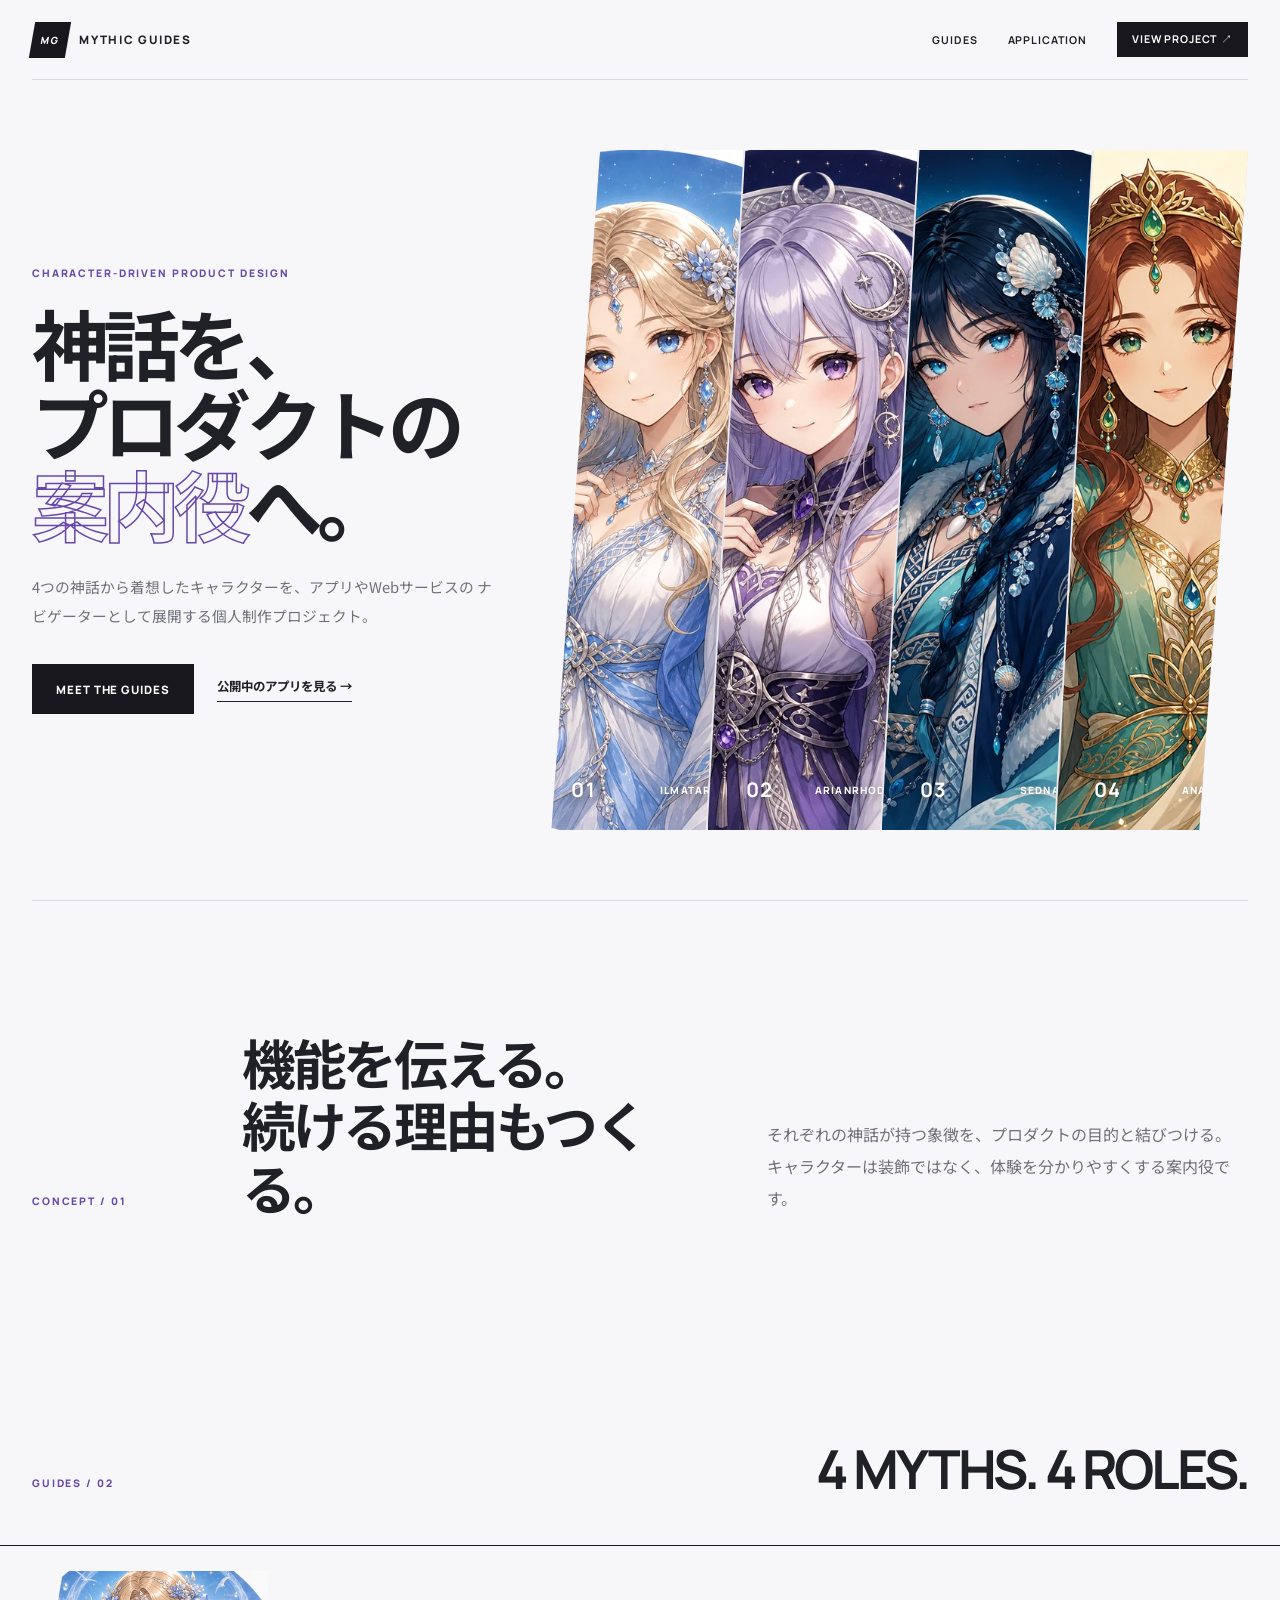
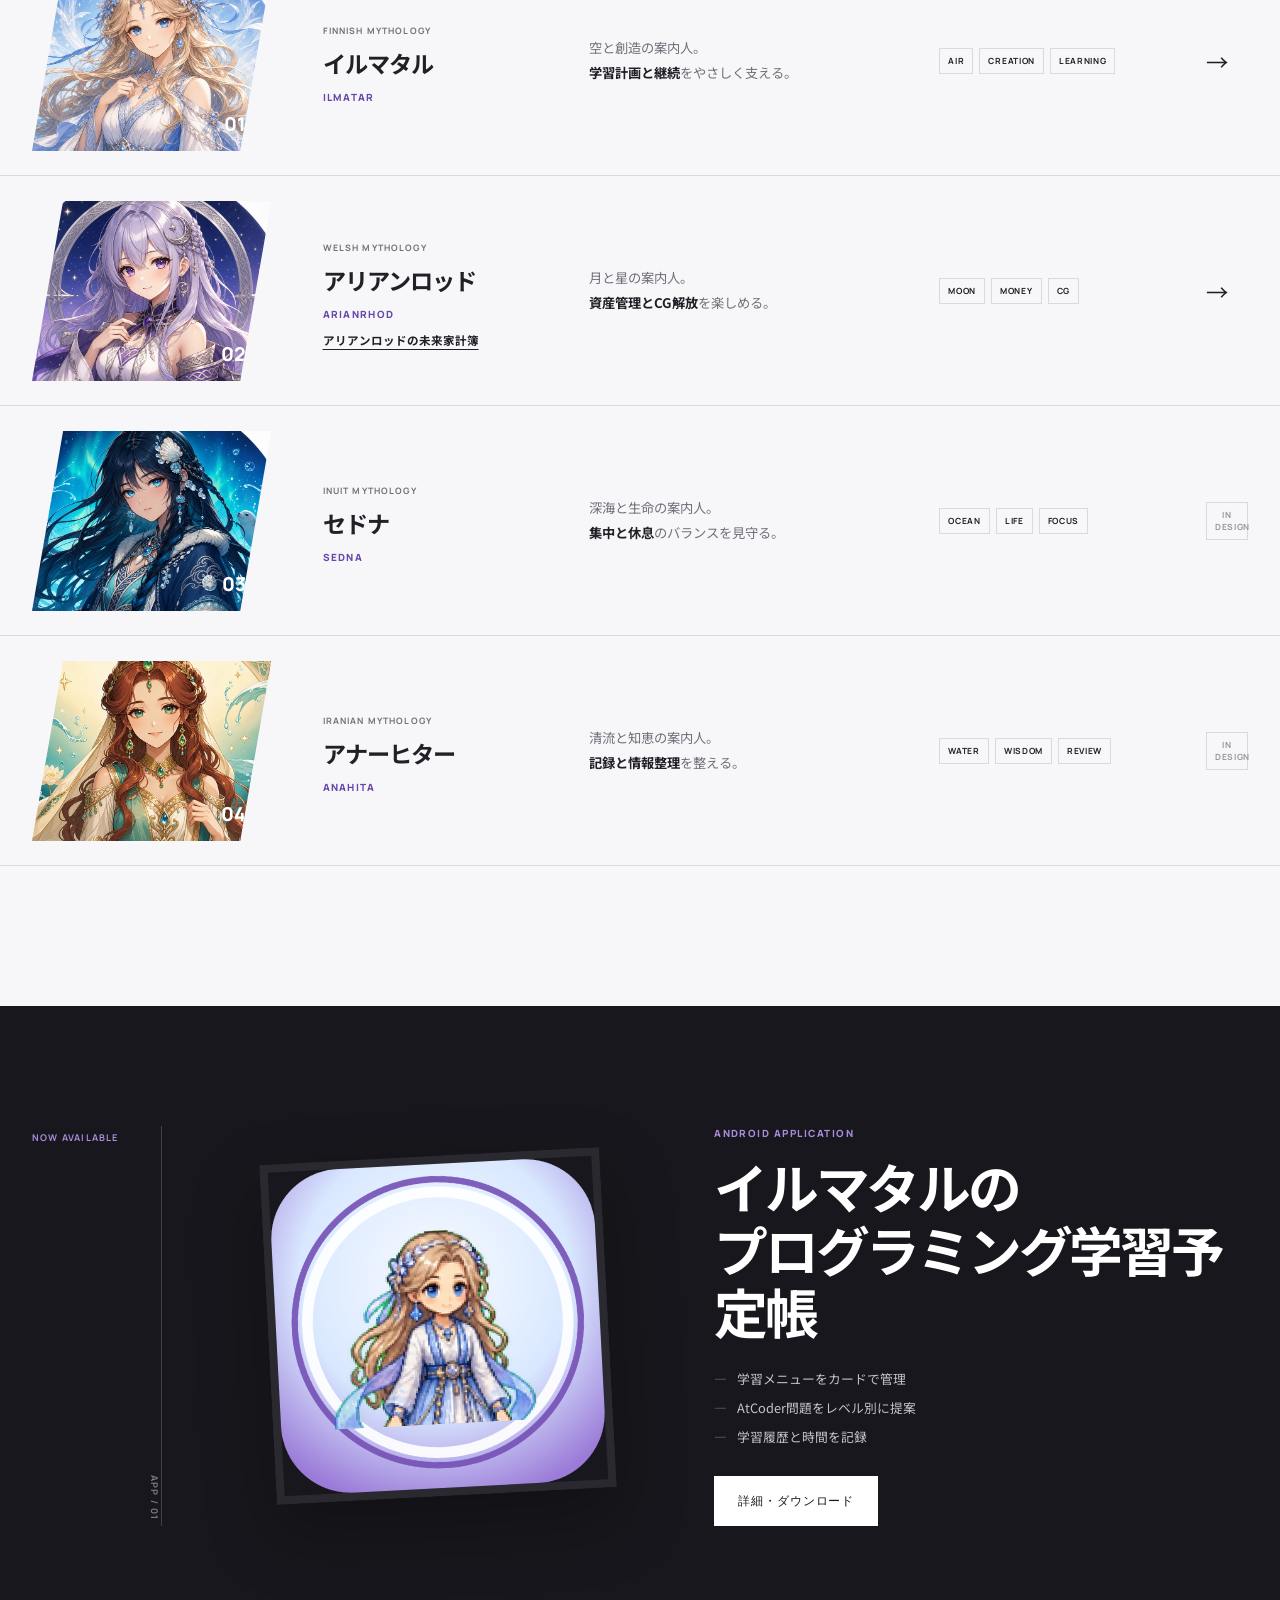
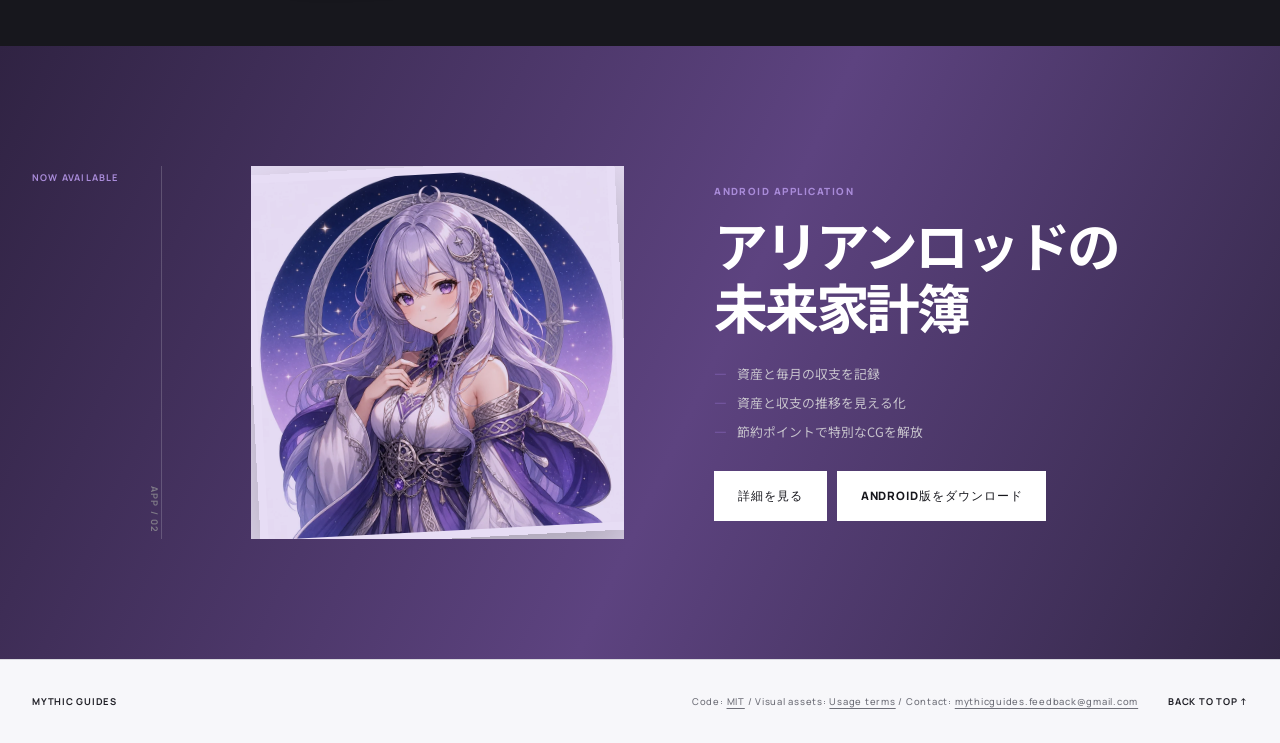
<file: index.html>
<!doctype html>
<html lang="ja">
  <head>
    <meta charset="UTF-8" />
    <meta name="viewport" content="width=device-width, initial-scale=1.0" />
    <meta
      name="description"
      content="神話をモチーフにした4人のキャラクターとアプリを紹介するポートフォリオサイトです。"
    />
    <meta name="theme-color" content="#f7f7fa" />
    <title>Mythic Guides | Portfolio</title>
    <link rel="icon" type="image/png" href="./assets/app-icon.png" />
    <script>
      document.documentElement.classList.add("js");
    </script>
    <link rel="stylesheet" href="./home.css" />
    <script src="./home.js" defer></script>
  </head>
  <body>
    <header class="site-header">
      <a class="logo" href="#top">
        <span class="logo-symbol">MG</span>
        <span>MYTHIC GUIDES</span>
      </a>
      <nav aria-label="メインナビゲーション">
        <a href="#guides">Guides</a>
        <a href="#application">Application</a>
        <a class="header-link" href="./app.html">View project ↗</a>
      </nav>
    </header>

    <main id="top">
      <section class="hero">
        <div class="hero-copy reveal">
          <p class="kicker">Character-driven product design</p>
          <h1>神話を、<br />プロダクトの<br /><em>案内役</em>へ。</h1>
          <p class="hero-text">
            4つの神話から着想したキャラクターを、アプリやWebサービスの
            ナビゲーターとして展開する個人制作プロジェクト。
          </p>
          <div class="hero-actions">
            <a class="solid-button" href="#guides">Meet the guides</a>
            <a class="line-link" href="./app.html">公開中のアプリを見る →</a>
          </div>
        </div>

        <div class="slash-gallery reveal" aria-label="4人のキャラクター">
          <figure class="slash slash-ilmatar">
            <img src="./assets/ilmatar-v2.webp" alt="イルマタル" />
            <figcaption><b>01</b><span>ILMATAR</span></figcaption>
          </figure>
          <figure class="slash slash-arianrhod">
            <img src="./assets/arianrhod.webp" alt="アリアンロッド" />
            <figcaption><b>02</b><span>ARIANRHOD</span></figcaption>
          </figure>
          <figure class="slash slash-sedna">
            <img src="./assets/sedna.webp" alt="セドナ" />
            <figcaption><b>03</b><span>SEDNA</span></figcaption>
          </figure>
          <figure class="slash slash-anahita">
            <img src="./assets/anahita.webp" alt="アナーヒター" />
            <figcaption><b>04</b><span>ANAHITA</span></figcaption>
          </figure>
        </div>
      </section>

      <section class="statement page-width reveal">
        <p class="section-label">Concept / 01</p>
        <h2>機能を伝える。<br />続ける理由もつくる。</h2>
        <p>
          それぞれの神話が持つ象徴を、プロダクトの目的と結びつける。
          キャラクターは装飾ではなく、体験を分かりやすくする案内役です。
        </p>
      </section>

      <section id="guides" class="guides">
        <div class="guides-heading page-width reveal">
          <p class="section-label">Guides / 02</p>
          <h2>4 MYTHS. 4 ROLES.</h2>
        </div>

        <div class="guide-list">
          <article class="guide reveal">
            <div class="guide-face">
              <img src="./assets/ilmatar-v2.webp" alt="イルマタルの顔" />
              <span>01</span>
            </div>
            <div class="guide-name">
              <small>FINNISH MYTHOLOGY</small>
              <h3>イルマタル</h3>
              <b>ILMATAR</b>
            </div>
            <p class="guide-summary">
              空と創造の案内人。<br />
              <strong>学習計画と継続</strong>をやさしく支える。
            </p>
            <div class="guide-keywords"><span>AIR</span><span>CREATION</span><span>LEARNING</span></div>
            <a href="./app.html" aria-label="イルマタルのアプリを見る">→</a>
          </article>

          <article class="guide reveal">
            <div class="guide-face">
              <img src="./assets/arianrhod.webp" alt="アリアンロッドの顔" />
              <span>02</span>
            </div>
            <div class="guide-name">
              <small>WELSH MYTHOLOGY</small>
              <h3>アリアンロッド</h3>
              <b>ARIANRHOD</b>
              <a class="guide-app-link" href="./arianrhod.html">アリアンロッドの未来家計簿</a>
            </div>
            <p class="guide-summary">
              月と星の案内人。<br />
              <strong>資産管理とCG解放</strong>を楽しめる。
            </p>
            <div class="guide-keywords"><span>MOON</span><span>MONEY</span><span>CG</span></div>
            <a href="./arianrhod.html" aria-label="Open Arianrhod app page">→</a>
          </article>

          <article class="guide reveal">
            <div class="guide-face">
              <img src="./assets/sedna.webp" alt="セドナの顔" />
              <span>03</span>
            </div>
            <div class="guide-name">
              <small>INUIT MYTHOLOGY</small>
              <h3>セドナ</h3>
              <b>SEDNA</b>
            </div>
            <p class="guide-summary">
              深海と生命の案内人。<br />
              <strong>集中と休息</strong>のバランスを見守る。
            </p>
            <div class="guide-keywords"><span>OCEAN</span><span>LIFE</span><span>FOCUS</span></div>
            <span class="status">IN DESIGN</span>
          </article>

          <article class="guide reveal">
            <div class="guide-face">
              <img src="./assets/anahita.webp" alt="アナーヒターの顔" />
              <span>04</span>
            </div>
            <div class="guide-name">
              <small>IRANIAN MYTHOLOGY</small>
              <h3>アナーヒター</h3>
              <b>ANAHITA</b>
            </div>
            <p class="guide-summary">
              清流と知恵の案内人。<br />
              <strong>記録と情報整理</strong>を整える。
            </p>
            <div class="guide-keywords"><span>WATER</span><span>WISDOM</span><span>REVIEW</span></div>
            <span class="status">IN DESIGN</span>
          </article>
        </div>
      </section>

      <section id="application" class="application">
        <div class="app-inner page-width reveal">
          <div class="app-index">
            <span>NOW AVAILABLE</span>
            <b>APP / 01</b>
          </div>
          <div class="app-icon-wrap">
            <img src="./assets/app-icon.png" alt="イルマタルのプログラミング学習予定帳のアイコン" />
          </div>
          <div class="app-copy">
            <p>ANDROID APPLICATION</p>
            <h2>イルマタルの<br />プログラミング学習予定帳</h2>
            <ul>
              <li>学習メニューをカードで管理</li>
              <li>AtCoder問題をレベル別に提案</li>
              <li>学習履歴と時間を記録</li>
            </ul>
            <a class="solid-button light-button" href="./app.html">
              詳細・ダウンロード
            </a>
          </div>
        </div>
      </section>
      <section class="application application-arianrhod">
        <div class="app-inner page-width reveal">
          <div class="app-index">
            <span>NOW AVAILABLE</span>
            <b>APP / 02</b>
          </div>
          <div class="app-icon-wrap app-character-icon">
            <img src="./assets/arianrhod.webp" alt="アリアンロッドの未来家計簿" />
          </div>
          <div class="app-copy">
            <p>ANDROID APPLICATION</p>
            <h2>アリアンロッドの<br />未来家計簿</h2>
            <ul>
              <li>資産と毎月の収支を記録</li>
              <li>資産と収支の推移を見える化</li>
              <li>節約ポイントで特別なCGを解放</li>
            </ul>
            <div class="app-actions">
              <a class="solid-button light-button" href="./arianrhod.html">詳細を見る</a>
              <a class="solid-button light-button" href="https://github.com/Katsuo-Uo/portfolio_homepage/releases/download/Arianrhod-1.0.0/Arianrhod-Asset-App-v1.0.0.apk" download>Android版をダウンロード</a>
            </div>
          </div>
        </div>
      </section>
    </main>

    <footer>
      <div class="page-width">
        <span>MYTHIC GUIDES</span>
        <p>
          Code:
          <a href="./LICENSE">MIT</a>
          / Visual assets:
          <a href="./ASSETS_LICENSE.md">Usage terms</a>
          / Contact:
          <a href="mailto:mythicguides.feedback@gmail.com">mythicguides.feedback@gmail.com</a>
        </p>
        <a href="#top">BACK TO TOP ↑</a>
      </div>
    </footer>
  </body>
</html>
</file>
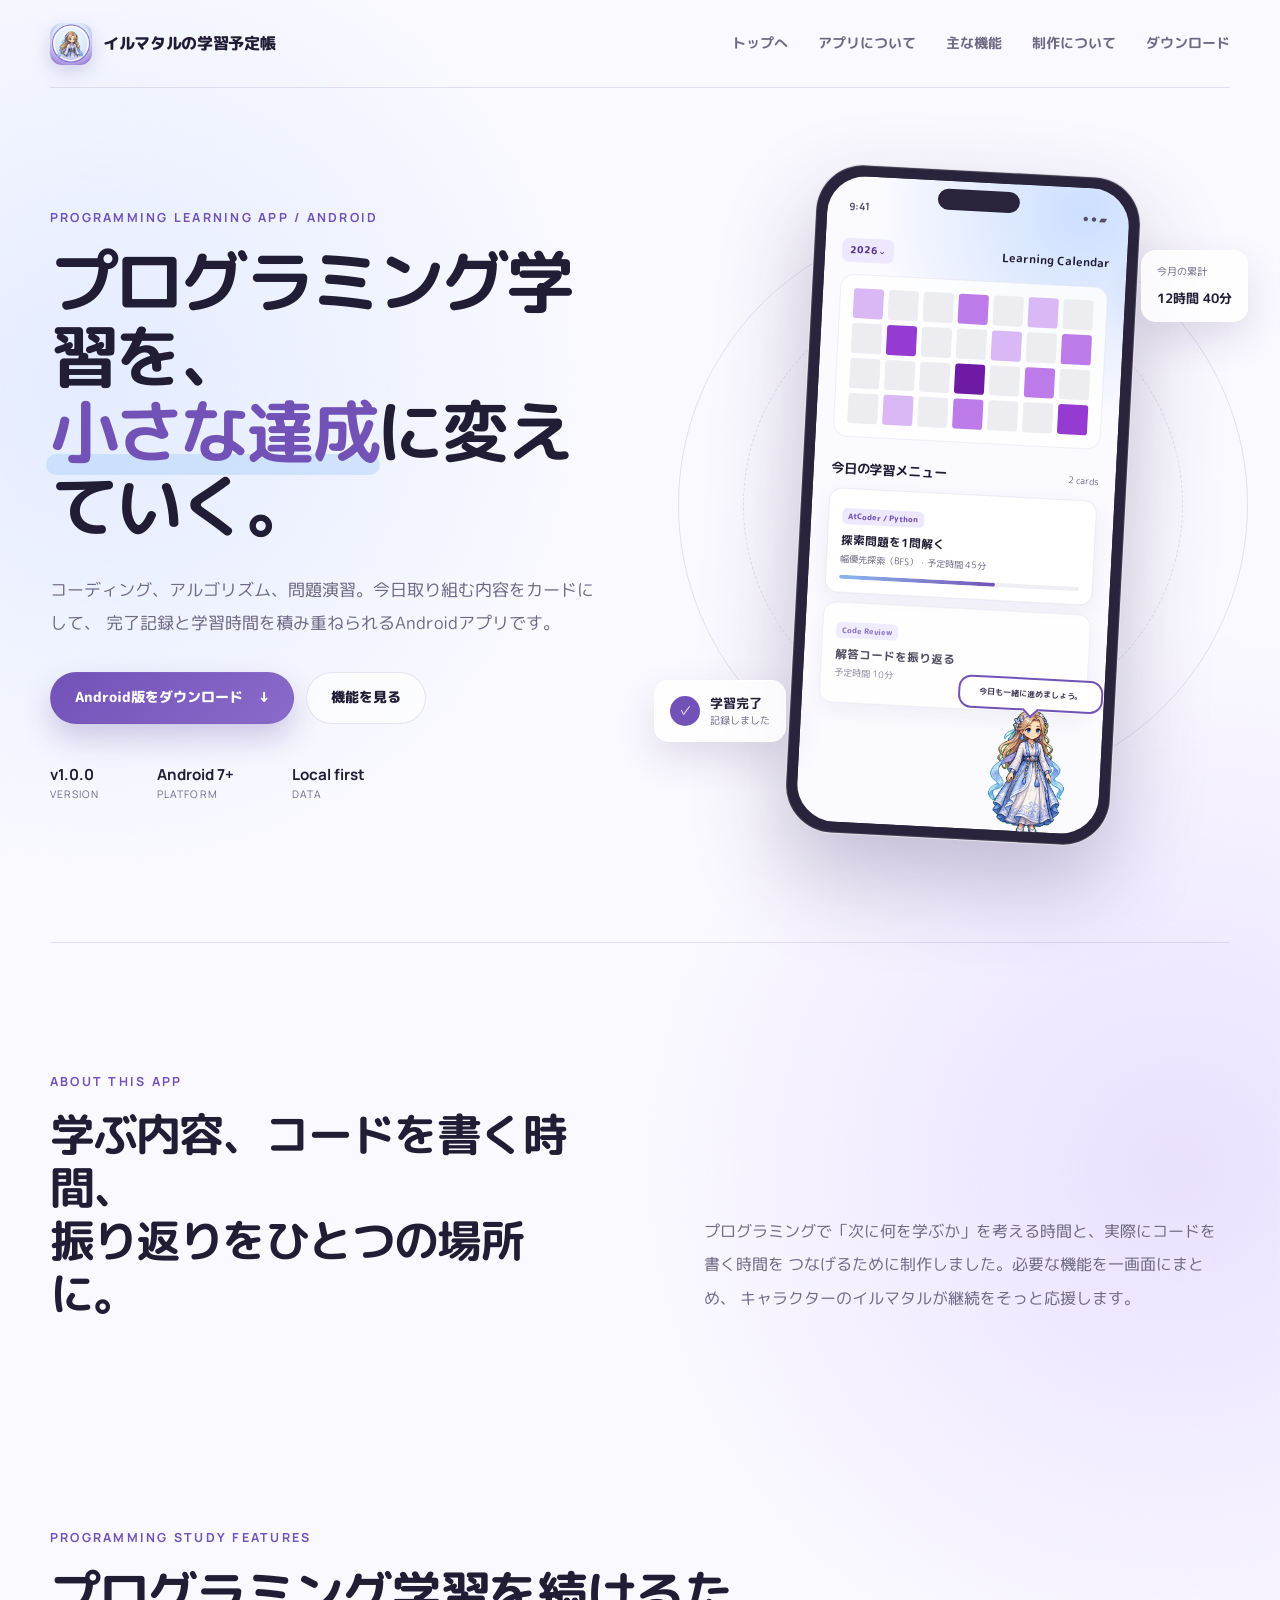
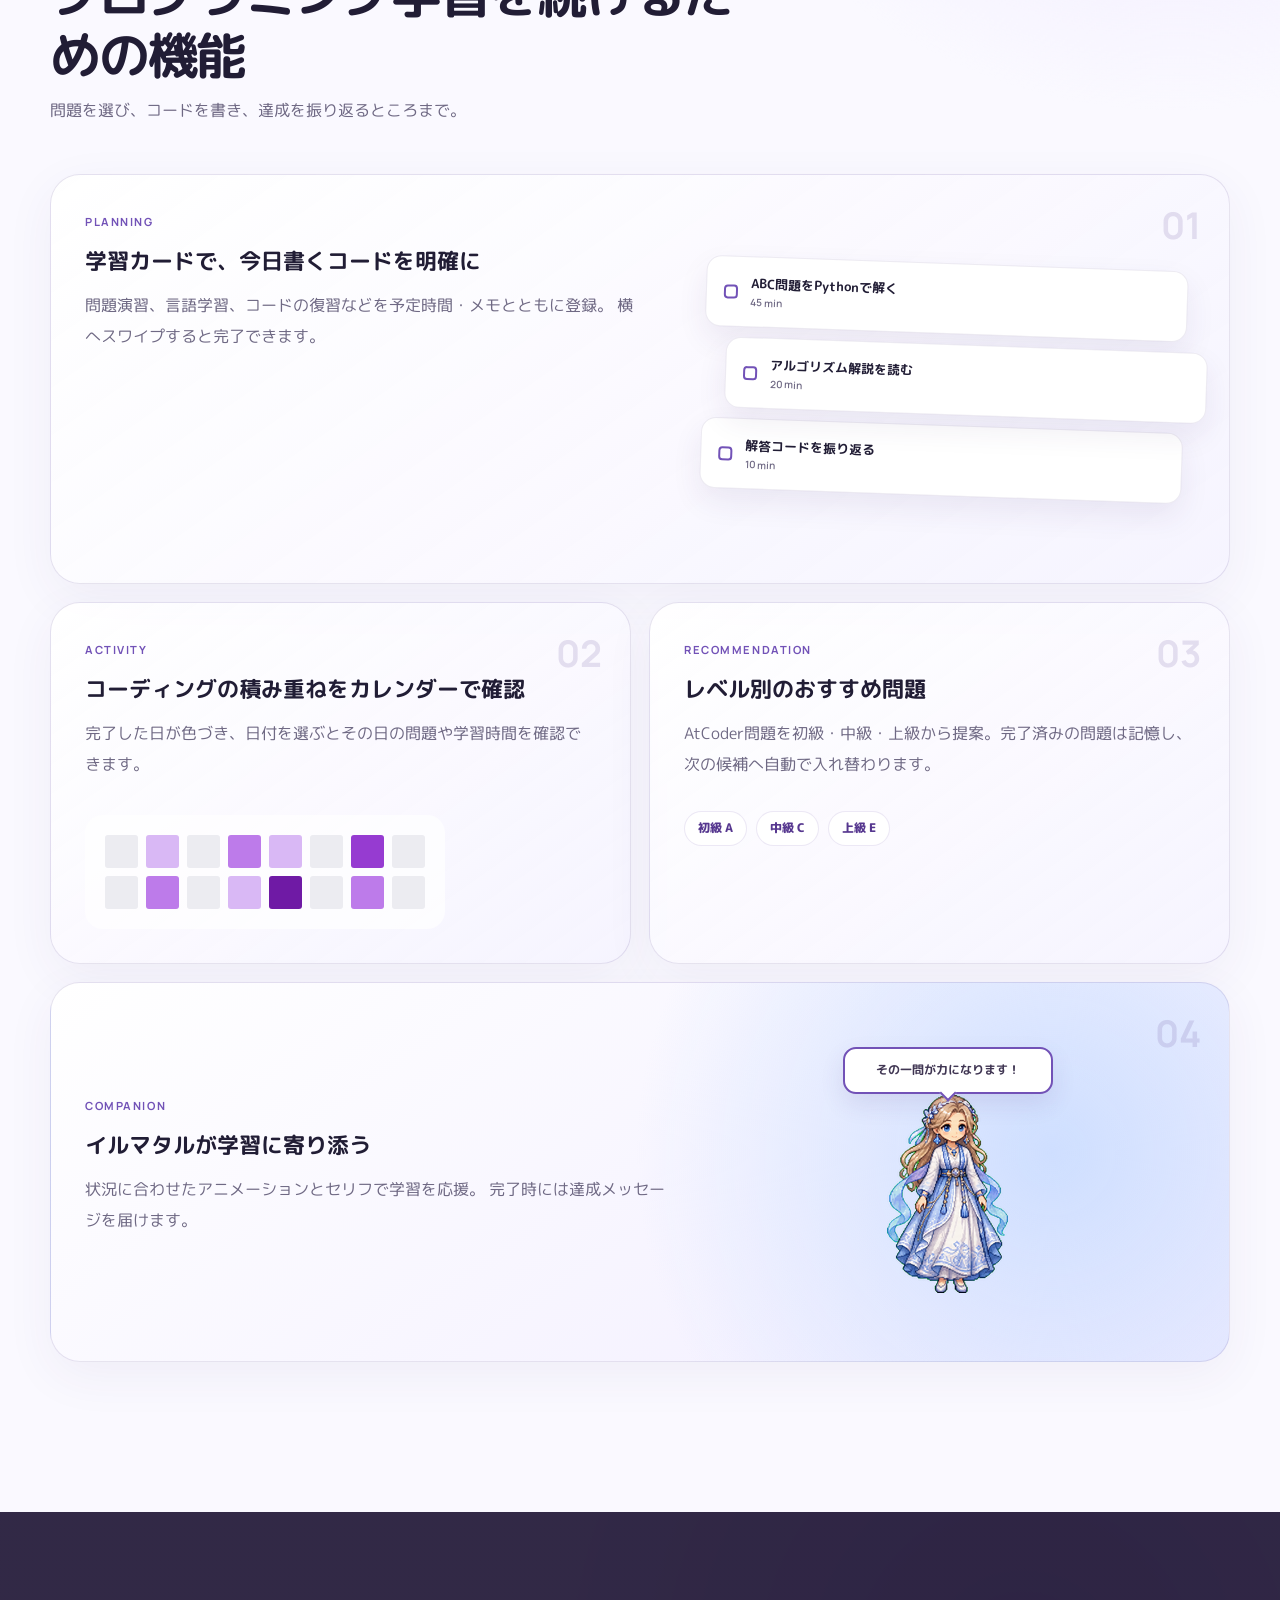
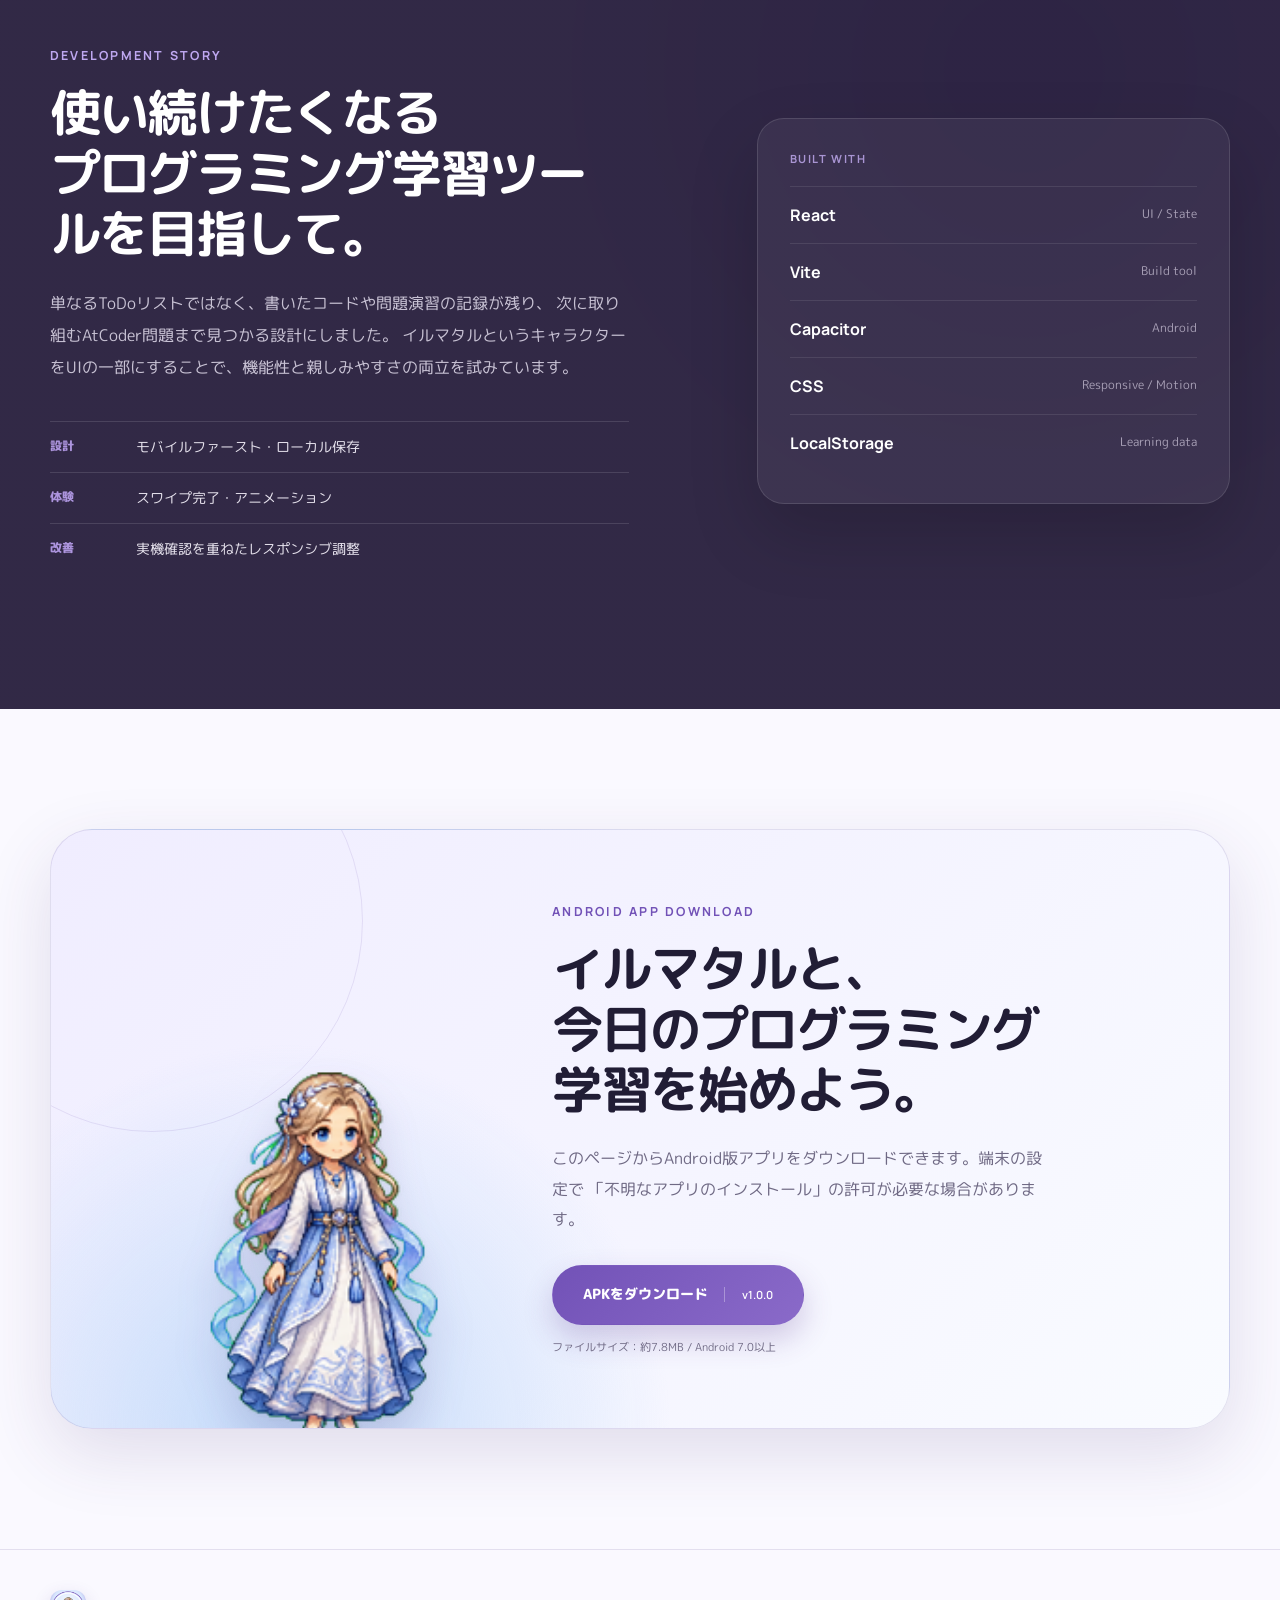
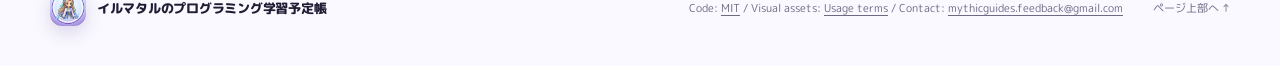
<file: app.html>
<!doctype html>
<html lang="ja">
  <head>
    <meta charset="UTF-8" />
    <meta name="viewport" content="width=device-width, initial-scale=1.0" />
    <meta
      name="description"
      content="イルマタルと一緒に、プログラミング学習を計画・記録できるAndroidアプリの紹介サイトです。"
    />
    <meta name="theme-color" content="#f5f3ff" />
    <title>イルマタルのプログラミング学習予定帳</title>
    <link rel="icon" type="image/png" href="./assets/app-icon.png" />
    <script>
      document.documentElement.classList.add("js");
    </script>
    <link rel="stylesheet" href="./styles.css" />
    <script src="./script.js" defer></script>
  </head>
  <body>
    <header class="site-header">
      <a class="brand" href="#top" aria-label="ページ上部へ">
        <img src="./assets/app-icon.png" alt="" />
        <span>イルマタルの学習予定帳</span>
      </a>
      <nav aria-label="メインナビゲーション">
        <a href="./index.html">トップへ</a>
        <a href="#intro-title">アプリについて</a>
        <a href="#features">主な機能</a>
        <a href="#story">制作について</a>
        <a href="#download">ダウンロード</a>
      </nav>
    </header>

    <main id="top">
      <section class="hero section-shell">
        <div class="hero-copy reveal">
          <p class="eyebrow">Programming learning app / Android</p>
          <h1>
            プログラミング学習を、<br />
            <span>小さな達成</span>に変えていく。
          </h1>
          <p class="hero-description">
            コーディング、アルゴリズム、問題演習。今日取り組む内容をカードにして、
            完了記録と学習時間を積み重ねられるAndroidアプリです。
          </p>
          <div class="hero-actions">
            <a
              class="button button-primary"
              href="https://github.com/Katsuo-Uo/portfolio_homepage/releases/download/v.1.0.0/learning-menu-v1.0.0.apk"
              download
            >
              Android版をダウンロード
              <span aria-hidden="true">↓</span>
            </a>
            <a class="button button-secondary" href="#features">機能を見る</a>
          </div>
          <ul class="hero-meta" aria-label="アプリ情報">
            <li><strong>v1.0.0</strong><span>Version</span></li>
            <li><strong>Android 7+</strong><span>Platform</span></li>
            <li><strong>Local first</strong><span>Data</span></li>
          </ul>
        </div>

        <div class="hero-visual reveal" aria-label="アプリ画面イメージ">
          <div class="orbit orbit-one" aria-hidden="true"></div>
          <div class="orbit orbit-two" aria-hidden="true"></div>
          <div class="phone">
            <div class="phone-speaker" aria-hidden="true"></div>
            <div class="phone-screen">
              <div class="mock-status">
                <span>9:41</span>
                <span>● ● ▰</span>
              </div>
              <div class="mock-heading">
                <span>2026⌄</span>
                <strong>Learning Calendar</strong>
              </div>
              <div class="mock-calendar" aria-hidden="true">
                <span class="level-1"></span><span></span><span></span><span class="level-2"></span>
                <span></span><span class="level-1"></span><span></span><span></span>
                <span class="level-3"></span><span></span><span></span><span class="level-1"></span>
                <span></span><span class="level-2"></span><span></span><span></span>
                <span></span><span class="level-4"></span><span></span><span class="level-2"></span>
                <span></span><span></span><span class="level-1"></span><span></span>
                <span class="level-2"></span><span></span><span></span><span class="level-3"></span>
              </div>
              <div class="mock-title-row">
                <strong>今日の学習メニュー</strong>
                <small>2 cards</small>
              </div>
              <article class="mock-card">
                <span class="mock-tag">AtCoder / Python</span>
                <strong>探索問題を1問解く</strong>
                <p>幅優先探索（BFS）・予定時間 45分</p>
                <div class="mock-progress"><span></span></div>
              </article>
              <article class="mock-card mock-card-small">
                <span class="mock-tag">Code Review</span>
                <strong>解答コードを振り返る</strong>
                <p>予定時間 10分</p>
              </article>
              <div class="mock-pet">
                <span>今日も一緒に進めましょう。</span>
                <div class="pet-sprite" aria-hidden="true"></div>
              </div>
            </div>
          </div>
          <div class="floating-note floating-note-top">
            <span>今月の累計</span>
            <strong>12時間 40分</strong>
          </div>
          <div class="floating-note floating-note-bottom">
            <span class="check">✓</span>
            <div><strong>学習完了</strong><small>記録しました</small></div>
          </div>
        </div>
      </section>

      <section class="intro section-shell reveal" aria-labelledby="intro-title">
        <div>
          <p class="eyebrow">About this app</p>
          <h2 id="intro-title">学ぶ内容、コードを書く時間、<br />振り返りをひとつの場所に。</h2>
        </div>
        <p>
          プログラミングで「次に何を学ぶか」を考える時間と、実際にコードを書く時間を
          つなげるために制作しました。必要な機能を一画面にまとめ、
          キャラクターのイルマタルが継続をそっと応援します。
        </p>
      </section>

      <section id="features" class="features section-shell">
        <div class="section-heading reveal">
          <p class="eyebrow">Programming study features</p>
          <h2>プログラミング学習を続けるための機能</h2>
          <p>問題を選び、コードを書き、達成を振り返るところまで。</p>
        </div>

        <div class="feature-grid">
          <article class="feature-card feature-card-large reveal">
            <div class="feature-number">01</div>
            <div class="feature-copy">
              <span class="feature-label">Planning</span>
              <h3>学習カードで、今日書くコードを明確に</h3>
              <p>
                問題演習、言語学習、コードの復習などを予定時間・メモとともに登録。
                横へスワイプすると完了できます。
              </p>
            </div>
            <div class="mini-cards" aria-hidden="true">
              <div><i></i><span><b>ABC問題をPythonで解く</b><small>45 min</small></span></div>
              <div><i></i><span><b>アルゴリズム解説を読む</b><small>20 min</small></span></div>
              <div><i></i><span><b>解答コードを振り返る</b><small>10 min</small></span></div>
            </div>
          </article>

          <article class="feature-card reveal">
            <div class="feature-number">02</div>
            <span class="feature-label">Activity</span>
            <h3>コーディングの積み重ねをカレンダーで確認</h3>
            <p>完了した日が色づき、日付を選ぶとその日の問題や学習時間を確認できます。</p>
            <div class="feature-calendar" aria-hidden="true">
              <span></span><span class="on-1"></span><span></span><span class="on-2"></span>
              <span class="on-1"></span><span></span><span class="on-3"></span><span></span>
              <span></span><span class="on-2"></span><span></span><span class="on-1"></span>
              <span class="on-4"></span><span></span><span class="on-2"></span><span></span>
            </div>
          </article>

          <article class="feature-card reveal">
            <div class="feature-number">03</div>
            <span class="feature-label">Recommendation</span>
            <h3>レベル別のおすすめ問題</h3>
            <p>
              AtCoder問題を初級・中級・上級から提案。完了済みの問題は記憶し、
              次の候補へ自動で入れ替わります。
            </p>
            <div class="level-pills" aria-hidden="true">
              <span>初級 A</span><span>中級 C</span><span>上級 E</span>
            </div>
          </article>

          <article class="feature-card feature-card-wide reveal">
            <div class="feature-number">04</div>
            <div>
              <span class="feature-label">Companion</span>
              <h3>イルマタルが学習に寄り添う</h3>
              <p>
                状況に合わせたアニメーションとセリフで学習を応援。
                完了時には達成メッセージを届けます。
              </p>
            </div>
            <div class="ilmatar-showcase" aria-hidden="true">
              <div class="speech-sample">その一問が力になります！</div>
              <div class="pet-sprite pet-sprite-large"></div>
            </div>
          </article>
        </div>
      </section>

      <section id="story" class="story">
        <div class="section-shell story-inner">
          <div class="story-copy reveal">
            <p class="eyebrow">Development story</p>
            <h2>使い続けたくなる<br />プログラミング学習ツールを目指して。</h2>
            <p>
              単なるToDoリストではなく、書いたコードや問題演習の記録が残り、
              次に取り組むAtCoder問題まで見つかる設計にしました。
              イルマタルというキャラクターをUIの一部にすることで、機能性と親しみやすさの両立を試みています。
            </p>
            <dl class="story-points">
              <div><dt>設計</dt><dd>モバイルファースト・ローカル保存</dd></div>
              <div><dt>体験</dt><dd>スワイプ完了・アニメーション</dd></div>
              <div><dt>改善</dt><dd>実機確認を重ねたレスポンシブ調整</dd></div>
            </dl>
          </div>
          <div class="tech-panel reveal">
            <p>Built with</p>
            <ul>
              <li><strong>React</strong><span>UI / State</span></li>
              <li><strong>Vite</strong><span>Build tool</span></li>
              <li><strong>Capacitor</strong><span>Android</span></li>
              <li><strong>CSS</strong><span>Responsive / Motion</span></li>
              <li><strong>LocalStorage</strong><span>Learning data</span></li>
            </ul>
          </div>
        </div>
      </section>

      <section id="download" class="download section-shell reveal">
        <div class="download-character" aria-hidden="true">
          <div class="pet-sprite pet-sprite-download"></div>
        </div>
        <div class="download-copy">
          <p class="eyebrow">Android app download</p>
          <h2>イルマタルと、<br />今日のプログラミング学習を始めよう。</h2>
          <p>
            このページからAndroid版アプリをダウンロードできます。端末の設定で
            「不明なアプリのインストール」の許可が必要な場合があります。
          </p>
          <a
            class="button button-primary button-large"
            href="https://github.com/Katsuo-Uo/portfolio_homepage/releases/download/v.1.0.0/learning-menu-v1.0.0.apk"
            download
          >
            APKをダウンロード
            <span>v1.0.0</span>
          </a>
          <small>ファイルサイズ：約7.8MB / Android 7.0以上</small>
        </div>
      </section>
    </main>

    <footer>
      <div class="footer-inner">
        <div class="brand">
          <img src="./assets/app-icon.png" alt="" />
          <span>イルマタルのプログラミング学習予定帳</span>
        </div>
        <p>
          Code:
          <a href="./LICENSE">MIT</a>
          / Visual assets:
          <a href="./ASSETS_LICENSE.md">Usage terms</a>
          / Contact:
          <a href="mailto:mythicguides.feedback@gmail.com">mythicguides.feedback@gmail.com</a>
        </p>
        <a href="#top">ページ上部へ ↑</a>
      </div>
    </footer>
  </body>
</html>
</file>
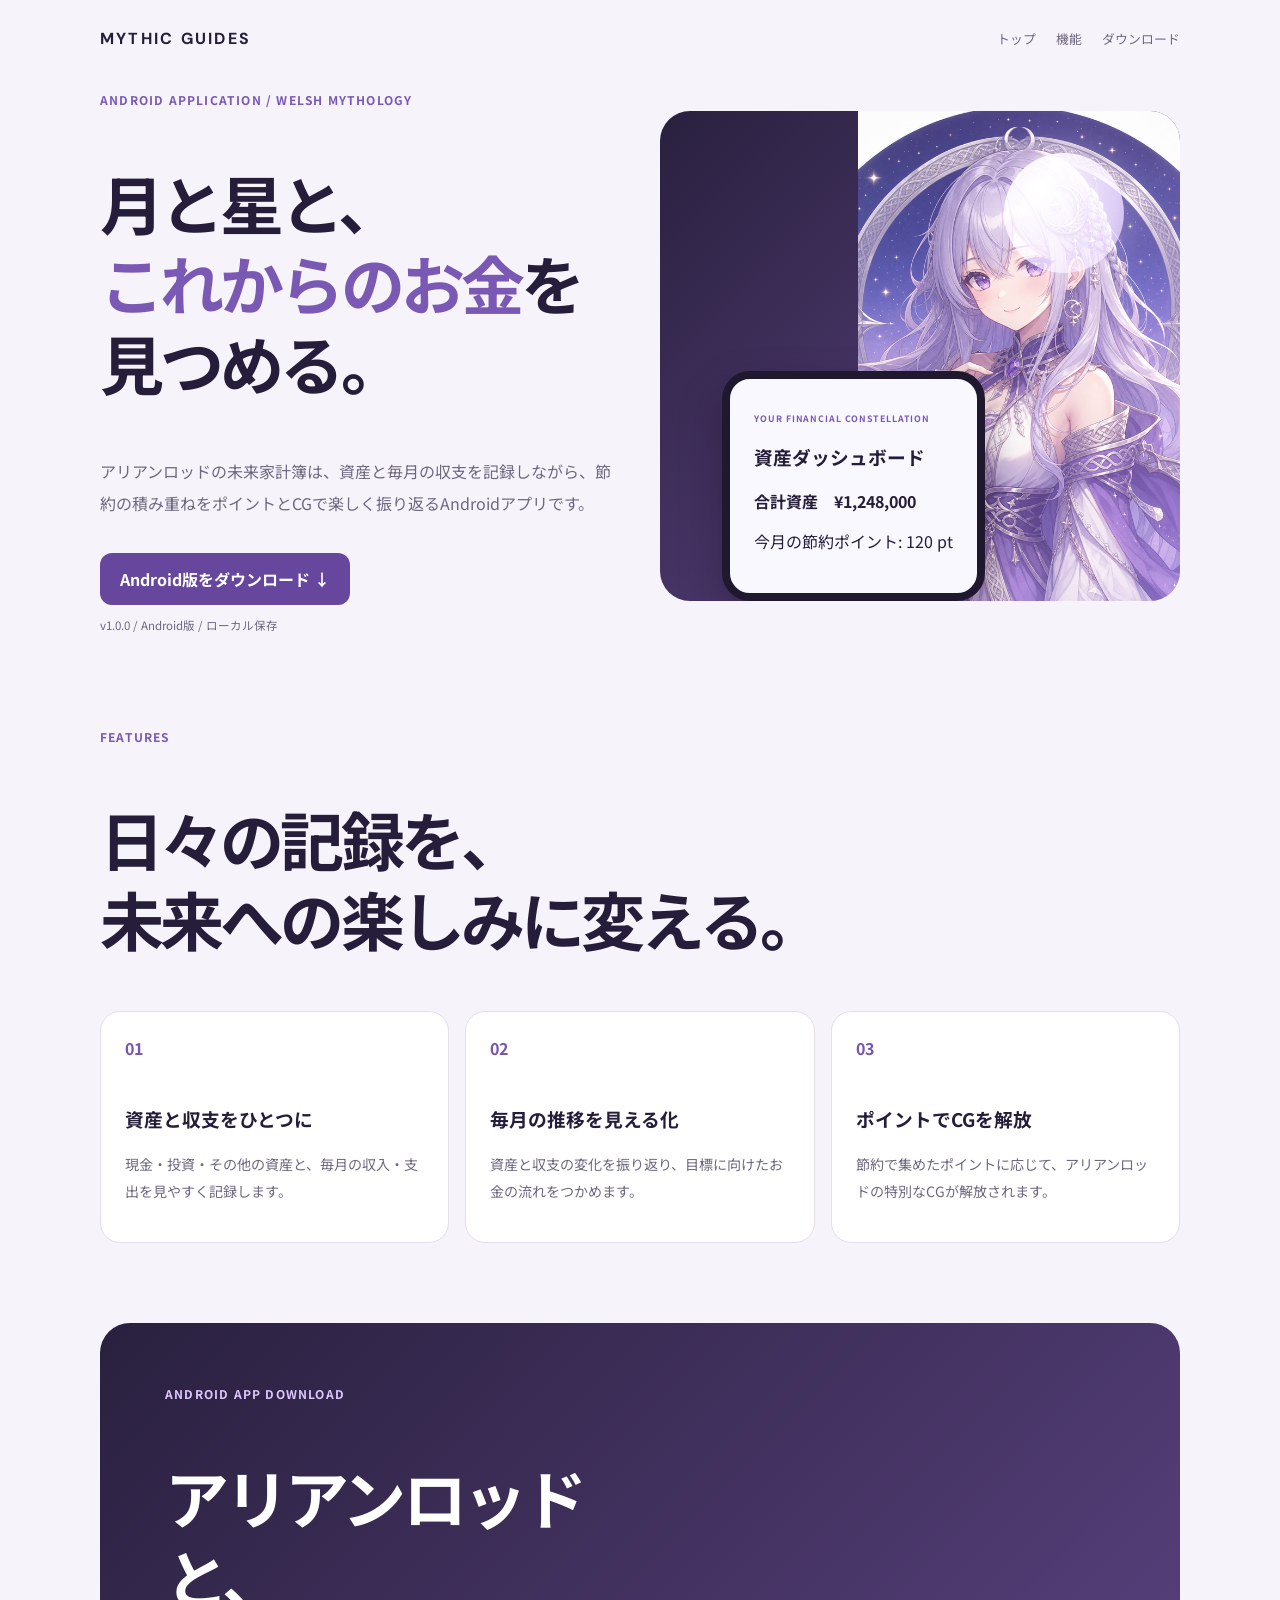
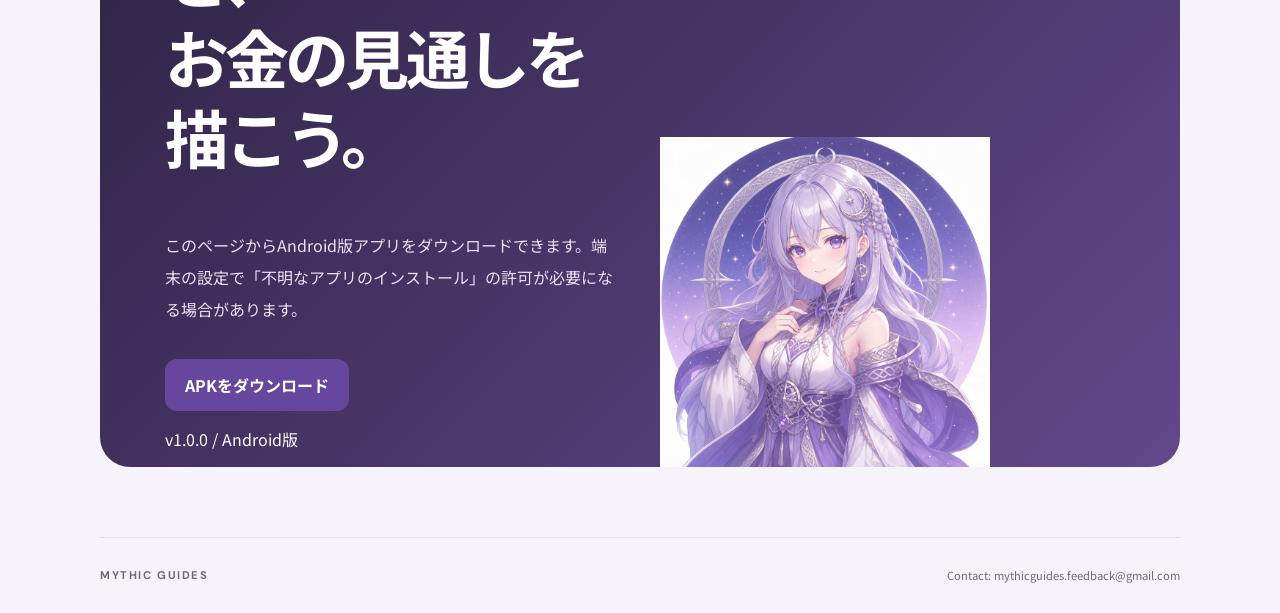
<file: arianrhod.html>
<!doctype html>
<html lang="ja">
<head>
  <meta charset="UTF-8">
  <meta name="viewport" content="width=device-width,initial-scale=1.0">
  <meta name="description" content="アリアンロッドと一緒に資産と収支を記録し、節約ポイントでCGを解放できるAndroidアプリの紹介ページです。">
  <meta name="theme-color" content="#2d2441">
  <title>アリアンロッドの未来家計簿 | MYTHIC GUIDES</title>
  <link rel="icon" type="image/svg+xml" href="./assets/arianrhod-favicon.svg">
  <style>
    @import url("https://fonts.googleapis.com/css2?family=DM+Sans:wght@500;700&family=Noto+Sans+JP:wght@400;500;700;800&display=swap");
    :root{font-family:"Noto Sans JP",sans-serif;color:#251d39;background:#f6f3fb}*{box-sizing:border-box}html{scroll-behavior:smooth}body{margin:0;min-width:320px}a{color:inherit;text-decoration:none}.shell{width:min(1080px,calc(100% - 40px));margin:auto}header,footer{display:flex;justify-content:space-between;align-items:center;gap:20px;min-height:76px}header b,footer b{font-family:"DM Sans",sans-serif;letter-spacing:.14em}nav{display:flex;gap:20px;color:#6f687f;font-size:.8rem}.hero,.download{display:grid;grid-template-columns:1fr 1fr;gap:40px;align-items:center;min-height:560px}.visual,.download{overflow:hidden;border-radius:30px;background:linear-gradient(135deg,#29203e,#63488b);color:#fff}.visual{position:relative;height:490px}.visual::before{position:absolute;top:42px;right:56px;width:120px;height:120px;border-radius:50%;background:radial-gradient(circle at 32% 30%,#fff,#d9c6f1 65%,#ae8dd2);box-shadow:0 0 55px #dbc2f58c;content:""}.visual img{position:absolute;right:0;bottom:0;width:62%;height:100%;object-fit:cover;object-position:top;mix-blend-mode:screen}.phone{position:absolute;z-index:1;bottom:0;left:12%;padding:24px;border:8px solid #20182f;border-radius:28px;background:#faf8ff;color:#251d39;box-shadow:0 20px 40px #1b102866}.tag{color:#7a59b4;font-size:.75rem;font-weight:bold;letter-spacing:.1em}.phone .tag{color:#7a59b4;font-size:.55rem}h1,h2{font-size:clamp(2.2rem,5vw,4.2rem);line-height:1.25;letter-spacing:-.06em}em{color:#7a59b4;font-style:normal}.copy{color:#6f687f;line-height:2}.app-release{margin:12px 0 0;color:#6f687f;font-size:.72rem}.download .app-release{color:#eadff4}.button{display:inline-block;margin-top:18px;padding:14px 20px;border-radius:12px;background:#67479d;color:#fff;font-weight:bold}.features{padding:80px 0}.grid{display:grid;grid-template-columns:repeat(3,1fr);gap:16px}.grid article{min-height:230px;padding:24px;border:1px solid #e4ddec;border-radius:20px;background:#fff}.grid b{color:#7655ad}.grid h3{margin-top:45px}.grid p{color:#6f687f;line-height:1.9;font-size:.88rem}.download{padding:50px 65px 0;margin-bottom:70px}.download .tag{color:#dec7ff}.download .copy{color:#eadff4}.download img{max-height:330px;align-self:end;mix-blend-mode:screen}footer{border-top:1px solid #e4ddec;color:#6f687f;font-size:.7rem}@media(max-width:720px){.hero,.download,.grid{grid-template-columns:1fr}.hero{padding:40px 0}.download{padding:40px 30px 0}.visual{height:420px}footer{flex-direction:column;justify-content:center;padding:20px 0;text-align:center}}</style>
</head>
<body>
  <header class="shell"><b>MYTHIC GUIDES</b><nav><a href="./index.html">トップ</a><a href="#features">機能</a><a href="#download">ダウンロード</a></nav></header>
  <main>
    <section class="hero shell">
      <div><p class="tag">ANDROID APPLICATION / WELSH MYTHOLOGY</p><h1>月と星と、<br><em>これからのお金</em>を<br>見つめる。</h1><p class="copy">アリアンロッドの未来家計簿は、資産と毎月の収支を記録しながら、節約の積み重ねをポイントとCGで楽しく振り返るAndroidアプリです。</p><a class="button" href="https://github.com/Katsuo-Uo/portfolio_homepage/releases/download/Arianrhod-1.0.0/Arianrhod-Asset-App-v1.0.0.apk" download>Android版をダウンロード ↓</a><p class="app-release">v1.0.0 / Android版 / ローカル保存</p></div>
      <div class="visual"><div class="phone"><p class="tag">YOUR FINANCIAL CONSTELLATION</p><h3>資産ダッシュボード</h3><b>合計資産　¥1,248,000</b><p>今月の節約ポイント: 120 pt</p></div><img src="./assets/arianrhod.webp" alt="月と星を司る案内役、アリアンロッド"></div>
    </section>
    <section id="features" class="features shell"><p class="tag">FEATURES</p><h2>日々の記録を、<br>未来への楽しみに変える。</h2><div class="grid"><article><b>01</b><h3>資産と収支をひとつに</h3><p>現金・投資・その他の資産と、毎月の収入・支出を見やすく記録します。</p></article><article><b>02</b><h3>毎月の推移を見える化</h3><p>資産と収支の変化を振り返り、目標に向けたお金の流れをつかめます。</p></article><article><b>03</b><h3>ポイントでCGを解放</h3><p>節約で集めたポイントに応じて、アリアンロッドの特別なCGが解放されます。</p></article></div></section>
    <section id="download" class="download shell"><div><p class="tag">ANDROID APP DOWNLOAD</p><h2>アリアンロッドと、<br>お金の見通しを描こう。</h2><p class="copy">このページからAndroid版アプリをダウンロードできます。端末の設定で「不明なアプリのインストール」の許可が必要になる場合があります。</p><a class="button" href="https://github.com/Katsuo-Uo/portfolio_homepage/releases/download/Arianrhod-1.0.0/Arianrhod-Asset-App-v1.0.0.apk" download>APKをダウンロード</a><p>v1.0.0 / Android版</p></div><img src="./assets/arianrhod.webp" alt=""></section>
  </main>
  <footer class="shell"><b>MYTHIC GUIDES</b><span>Contact: mythicguides.feedback@gmail.com</span></footer>
</body>
</html>
</file>
<file: home.css>
@import url("https://fonts.googleapis.com/css2?family=Manrope:wght@500;600;700;800&family=Noto+Sans+JP:wght@400;500;600;700;800&display=swap");

:root {
  --black: #17171d;
  --ink: #202027;
  --muted: #6f7079;
  --line: #d9d9df;
  --paper: #f7f7fa;
  --violet: #6748aa;
  --blue: #4d89c6;
  font-family: "Noto Sans JP", sans-serif;
  color: var(--ink);
  background: var(--paper);
  font-synthesis: none;
}

* {
  box-sizing: border-box;
}

html {
  overflow-x: hidden;
  scroll-behavior: smooth;
}

body {
  margin: 0;
  min-width: 320px;
  overflow-x: hidden;
  background:
    linear-gradient(90deg, transparent 49.95%, rgba(32, 32, 39, 0.04) 50%, transparent 50.05%),
    var(--paper);
  background-size: 25% 100%;
}

a {
  color: inherit;
  text-decoration: none;
}

img {
  display: block;
  max-width: 100%;
}

h1,
h2,
h3,
p {
  margin-top: 0;
}

.page-width,
.site-header {
  width: min(1240px, calc(100% - 64px));
  margin-inline: auto;
}

.site-header {
  display: flex;
  align-items: center;
  justify-content: space-between;
  min-height: 80px;
  border-bottom: 1px solid var(--line);
}

.logo {
  display: flex;
  align-items: center;
  gap: 11px;
  font: 800 0.73rem "Manrope", sans-serif;
  letter-spacing: 0.15em;
}

.logo-symbol {
  display: grid;
  width: 36px;
  height: 36px;
  color: white;
  background: var(--black);
  font-size: 0.62rem;
  place-items: center;
  transform: skewX(-10deg);
}

.site-header nav {
  display: flex;
  align-items: center;
  gap: 30px;
  font: 700 0.67rem "Manrope", sans-serif;
  letter-spacing: 0.08em;
  text-transform: uppercase;
}

.header-link {
  padding: 10px 15px;
  color: white;
  background: var(--black);
}

.hero {
  display: grid;
  grid-template-columns: 0.8fr 1.2fr;
  align-items: center;
  gap: 55px;
  width: min(1360px, calc(100% - 64px));
  min-height: calc(100svh - 80px);
  margin-inline: auto;
  padding-block: 70px;
}

.kicker,
.section-label {
  color: var(--violet);
  font: 800 0.65rem "Manrope", sans-serif;
  letter-spacing: 0.18em;
  text-transform: uppercase;
}

.kicker {
  margin-bottom: 22px;
}

h1 {
  margin-bottom: 28px;
  font-size: clamp(3.2rem, 6vw, 6rem);
  line-height: 1.05;
  letter-spacing: -0.075em;
}

h1 em {
  color: transparent;
  -webkit-text-stroke: 1.5px var(--violet);
  font-style: normal;
}

.hero-text {
  max-width: 520px;
  margin-bottom: 34px;
  color: var(--muted);
  font-size: 0.92rem;
  line-height: 2;
}

.hero-actions {
  display: flex;
  flex-wrap: wrap;
  align-items: center;
  gap: 23px;
}

.solid-button {
  display: inline-flex;
  min-height: 50px;
  align-items: center;
  justify-content: center;
  padding-inline: 24px;
  color: white;
  background: var(--black);
  font: 800 0.72rem "Manrope", sans-serif;
  letter-spacing: 0.08em;
  text-transform: uppercase;
  transition: transform 0.2s ease;
}

.solid-button:hover {
  transform: translate(3px, -3px);
}

.line-link {
  padding-bottom: 6px;
  border-bottom: 1px solid var(--ink);
  font-size: 0.78rem;
  font-weight: 700;
}

.slash-gallery {
  display: flex;
  height: min(680px, 72vw);
  min-height: 530px;
  overflow: hidden;
  background: #e9e9ee;
  clip-path: polygon(7% 0, 100% 0, 93% 100%, 0 100%);
}

.slash {
  position: relative;
  flex: 1;
  margin: 0 -18px;
  overflow: hidden;
  background: #ddd;
  clip-path: polygon(18% 0, 100% 0, 82% 100%, 0 100%);
  transition: flex 0.35s ease;
}

.slash:hover {
  flex: 1.35;
}

.slash img {
  width: 130%;
  max-width: none;
  height: 100%;
  margin-left: -15%;
  object-fit: cover;
  object-position: 50% 42%;
  filter: saturate(0.9) contrast(1.03);
  transition: transform 0.4s ease;
}

.slash:hover img {
  transform: scale(1.035);
}

.slash figcaption {
  position: absolute;
  right: 32px;
  bottom: 27px;
  left: 38px;
  display: flex;
  align-items: center;
  justify-content: space-between;
  color: white;
  text-shadow: 0 2px 12px rgba(0, 0, 0, 0.45);
  font: 800 0.63rem "Manrope", sans-serif;
  letter-spacing: 0.12em;
}

.slash figcaption b {
  font-size: 1.25rem;
}

.statement {
  display: grid;
  grid-template-columns: 0.28fr 0.85fr 0.87fr;
  gap: 55px;
  align-items: end;
  padding-block: 130px;
  border-top: 1px solid var(--line);
}

h2 {
  margin-bottom: 0;
  font-size: clamp(2.4rem, 4.2vw, 4.4rem);
  line-height: 1.16;
  letter-spacing: -0.06em;
}

.statement > p:last-child {
  margin-bottom: 4px;
  color: var(--muted);
  line-height: 2;
}

.guides {
  padding-block: 90px 140px;
}

.guides-heading {
  display: flex;
  align-items: end;
  justify-content: space-between;
  margin-bottom: 45px;
}

.guides-heading h2 {
  font-family: "Manrope", sans-serif;
}

.guide-list {
  border-top: 1px solid var(--black);
}

.guide {
  display: grid;
  grid-template-columns: minmax(230px, 0.8fr) minmax(190px, 0.72fr) minmax(260px, 1fr) 0.72fr 42px;
  gap: clamp(22px, 4vw, 60px);
  align-items: center;
  min-height: 230px;
  padding: 20px max(32px, calc((100vw - 1240px) / 2));
  border-bottom: 1px solid var(--line);
  transition: background 0.2s ease;
}

.guide:hover {
  background: white;
}

.guide-face {
  position: relative;
  height: 180px;
  overflow: hidden;
  clip-path: polygon(13% 0, 100% 0, 87% 100%, 0 100%);
}

.guide-face img {
  width: 118%;
  max-width: none;
  height: 100%;
  margin-left: -9%;
  object-fit: cover;
  object-position: 50% 27%;
}

.guide-face > span {
  position: absolute;
  right: 25px;
  bottom: 14px;
  color: white;
  font: 800 1.2rem "Manrope", sans-serif;
  text-shadow: 0 2px 10px rgba(0, 0, 0, 0.4);
}

.guide-name small {
  color: var(--muted);
  font: 700 0.55rem "Manrope", sans-serif;
  letter-spacing: 0.13em;
}

.guide-name h3 {
  margin: 7px 0 2px;
  font-size: 1.45rem;
  letter-spacing: -0.04em;
}

.guide-name b {
  color: var(--violet);
  font: 800 0.62rem "Manrope", sans-serif;
  letter-spacing: 0.13em;
}

.guide-summary {
  margin: 0;
  color: var(--muted);
  font-size: 0.83rem;
  line-height: 1.85;
}

.guide-summary strong {
  color: var(--ink);
}

.guide-keywords {
  display: flex;
  flex-wrap: wrap;
  gap: 6px;
}

.guide-keywords span,
.status {
  padding: 6px 8px;
  border: 1px solid var(--line);
  font: 700 0.53rem "Manrope", sans-serif;
  letter-spacing: 0.08em;
}

.guide > a {
  font-size: 1.4rem;
}

.status {
  color: #96969e;
  text-align: center;
}

.application {
  padding-block: 120px;
  color: white;
  background: var(--black);
}

.app-inner {
  display: grid;
  grid-template-columns: 0.25fr 0.72fr 1.03fr;
  gap: clamp(40px, 7vw, 100px);
  align-items: center;
}

.app-index {
  align-self: stretch;
  display: flex;
  flex-direction: column;
  justify-content: space-between;
  padding-block: 5px;
  border-right: 1px solid rgba(255, 255, 255, 0.18);
  font: 700 0.58rem "Manrope", sans-serif;
  letter-spacing: 0.13em;
}

.app-index span {
  color: #a98bd9;
}

.app-index b {
  color: #7f7a87;
  writing-mode: vertical-rl;
}

.app-icon-wrap img {
  width: min(340px, 100%);
  margin-inline: auto;
  border: 8px solid rgba(255, 255, 255, 0.08);
  box-shadow: 0 28px 70px rgba(0, 0, 0, 0.28);
  transform: rotate(-3deg);
}

.app-copy > p {
  margin-bottom: 15px;
  color: #a98bd9;
  font: 800 0.62rem "Manrope", sans-serif;
  letter-spacing: 0.15em;
}

.app-copy h2 {
  margin-bottom: 26px;
}

.app-copy ul {
  display: grid;
  gap: 10px;
  margin: 0 0 30px;
  padding: 0;
  color: #c5c1cb;
  list-style: none;
  font-size: 0.8rem;
}

.app-copy li::before {
  content: "—";
  margin-right: 10px;
  color: #9270c8;
}

.light-button {
  color: var(--black);
  background: white;
}

footer {
  padding-block: 35px;
  border-top: 1px solid var(--line);
}

footer > div {
  display: grid;
  grid-template-columns: 1fr auto auto;
  gap: 30px;
  align-items: center;
  font: 700 0.59rem "Manrope", sans-serif;
  letter-spacing: 0.08em;
}

footer p {
  margin: 0;
  color: var(--muted);
  font-weight: 500;
}

footer p a {
  text-decoration: underline;
  text-underline-offset: 3px;
}

.js .reveal {
  opacity: 0;
  transform: translateY(20px);
  transition:
    opacity 0.65s ease,
    transform 0.65s ease;
}

.js .reveal.is-visible {
  opacity: 1;
  transform: translateY(0);
}

@media (prefers-reduced-motion: reduce) {
  html {
    scroll-behavior: auto;
  }

  .js .reveal {
    opacity: 1;
    transform: none;
    transition: none;
  }
}

@media (max-width: 1020px) {
  .hero {
    grid-template-columns: 1fr;
    padding-top: 90px;
  }

  .hero-copy {
    max-width: 730px;
  }

  .slash-gallery {
    height: 610px;
  }

  .statement {
    grid-template-columns: 0.3fr 1fr;
  }

  .statement > p:last-child {
    grid-column: 2;
  }

  .guide {
    grid-template-columns: 230px 0.75fr 1fr 0.7fr;
  }

  .guide > a,
  .guide > .status {
    display: none;
  }
}

@media (max-width: 760px) {
  .page-width,
  .site-header,
  .hero {
    width: min(100% - 30px, 1240px);
  }

  .site-header {
    min-height: 68px;
  }

  .site-header nav a:not(.header-link) {
    display: none;
  }

  .header-link {
    padding: 8px 11px;
    font-size: 0.56rem;
  }

  .hero {
    min-height: auto;
    padding-block: 65px 95px;
  }

  h1 {
    font-size: clamp(3rem, 14vw, 4.7rem);
  }

  .slash-gallery {
    height: 510px;
    min-height: 0;
    clip-path: polygon(4% 0, 100% 0, 96% 100%, 0 100%);
  }

  .slash {
    margin-inline: -8px;
  }

  .slash figcaption {
    right: 14px;
    bottom: 18px;
    left: 17px;
  }

  .slash figcaption span {
    display: none;
  }

  .statement {
    grid-template-columns: 1fr;
    gap: 20px;
    padding-block: 90px;
  }

  .statement > p:last-child {
    grid-column: auto;
  }

  .guides {
    padding-block: 55px 90px;
  }

  .guides-heading {
    display: block;
  }

  .guide {
    grid-template-columns: 145px 1fr;
    gap: 20px;
    min-height: 180px;
    padding: 18px 15px;
  }

  .guide-face {
    grid-row: 1 / 3;
    height: 145px;
  }

  .guide-summary {
    align-self: start;
  }

  .guide-keywords {
    display: none;
  }

  .application {
    padding-block: 90px;
  }

  .app-inner {
    grid-template-columns: 1fr;
  }

  .app-index {
    display: none;
  }

  .app-icon-wrap img {
    width: min(280px, 78%);
  }

  footer > div {
    grid-template-columns: 1fr;
    gap: 12px;
  }
}

@media (max-width: 430px) {
  .logo > span:last-child {
    display: none;
  }

  .hero-actions {
    align-items: stretch;
    flex-direction: column;
  }

  .line-link {
    align-self: center;
  }

  .slash-gallery {
    height: 420px;
  }

  .slash img {
    object-position: 50% 38%;
  }

  .guide {
    grid-template-columns: 118px 1fr;
  }

  .guide-face {
    height: 130px;
  }

  .guide-name h3 {
    font-size: 1.18rem;
  }

  .guide-summary {
    font-size: 0.72rem;
  }
}

.guide-app-link {
  display: inline-block;
  margin-top: 9px;
  color: var(--violet-dark);
  font-size: 0.72rem;
  font-weight: 700;
  text-decoration: underline;
  text-decoration-thickness: 1px;
  text-underline-offset: 4px;
}
.application-arianrhod {
  background: linear-gradient(115deg, #302343 0%, #5d4380 55%, #332747 100%);
}

.application-arianrhod .app-icon-wrap {
  overflow: hidden;
  background: #e7ddf5;
}

.application-arianrhod .app-icon-wrap img {
  width: 100%;
  height: 100%;
  object-fit: cover;
  object-position: center top;
  mix-blend-mode: multiply;
}

.app-actions {
  display: flex;
  flex-wrap: wrap;
  gap: 10px;
}
</file>
<file: styles.css>
@import url("https://fonts.googleapis.com/css2?family=M+PLUS+Rounded+1c:wght@400;500;700;800&family=Manrope:wght@500;600;700&display=swap");

:root {
  --ink: #211d35;
  --muted: #6f6984;
  --purple: #7252b7;
  --purple-dark: #56378f;
  --blue: #8bb8ee;
  --pale-blue: #e6f0ff;
  --pale-purple: #eee8ff;
  --surface: rgba(255, 255, 255, 0.72);
  --line: rgba(88, 63, 142, 0.14);
  --shadow: 0 24px 70px rgba(71, 52, 116, 0.14);
  font-family: "M PLUS Rounded 1c", "Yu Gothic UI", sans-serif;
  color: var(--ink);
  background: #faf9ff;
  font-synthesis: none;
}

* {
  box-sizing: border-box;
}

html {
  scroll-behavior: smooth;
  overflow-x: hidden;
}

body {
  margin: 0;
  min-width: 320px;
  overflow-x: hidden;
  background:
    radial-gradient(circle at 8% 8%, rgba(218, 231, 255, 0.72), transparent 31rem),
    radial-gradient(circle at 92% 24%, rgba(228, 216, 255, 0.75), transparent 34rem),
    #faf9ff;
}

body::before {
  content: "";
  position: fixed;
  inset: 0;
  z-index: -2;
  pointer-events: none;
  opacity: 0.35;
  background-image: radial-gradient(rgba(96, 72, 147, 0.22) 0.7px, transparent 0.7px);
  background-size: 18px 18px;
  mask-image: linear-gradient(to bottom, black, transparent 65%);
}

a {
  color: inherit;
  text-decoration: none;
}

img {
  display: block;
  max-width: 100%;
}

.section-shell,
.site-header,
.footer-inner {
  width: min(1180px, calc(100% - 48px));
  margin-inline: auto;
}

.site-header {
  display: flex;
  align-items: center;
  justify-content: space-between;
  min-height: 88px;
  border-bottom: 1px solid var(--line);
}

.brand {
  display: inline-flex;
  align-items: center;
  gap: 11px;
  font-weight: 800;
}

.brand img {
  width: 42px;
  height: 42px;
  border-radius: 12px;
  box-shadow: 0 7px 18px rgba(82, 58, 136, 0.18);
}

.brand span {
  letter-spacing: -0.02em;
}

.site-header nav {
  display: flex;
  align-items: center;
  gap: 30px;
  color: var(--muted);
  font-size: 0.9rem;
  font-weight: 700;
}

.site-header nav a {
  position: relative;
  padding-block: 10px;
}

.site-header nav a::after {
  content: "";
  position: absolute;
  right: 0;
  bottom: 4px;
  left: 0;
  height: 2px;
  background: var(--purple);
  transform: scaleX(0);
  transition: transform 0.2s ease;
}

.site-header nav a:hover::after {
  transform: scaleX(1);
}

.hero {
  display: grid;
  grid-template-columns: 1.02fr 0.98fr;
  align-items: center;
  gap: clamp(42px, 7vw, 98px);
  min-height: calc(100svh - 88px);
  padding-block: 72px 92px;
}

.eyebrow {
  margin: 0 0 18px;
  color: var(--purple);
  font-family: "Manrope", sans-serif;
  font-size: 0.78rem;
  font-weight: 700;
  letter-spacing: 0.18em;
  text-transform: uppercase;
}

h1,
h2,
h3,
p {
  margin-top: 0;
}

h1 {
  margin-bottom: 30px;
  font-size: clamp(2.75rem, 5.4vw, 5.3rem);
  line-height: 1.08;
  letter-spacing: -0.055em;
}

h1 span {
  position: relative;
  color: var(--purple);
}

h1 span::after {
  content: "";
  position: absolute;
  right: -4px;
  bottom: 4px;
  left: -4px;
  z-index: -1;
  height: 0.3em;
  border-radius: 999px;
  background: rgba(164, 203, 247, 0.4);
}

h2 {
  margin-bottom: 24px;
  font-size: clamp(2rem, 4vw, 3.7rem);
  line-height: 1.18;
  letter-spacing: -0.045em;
}

h3 {
  margin-bottom: 14px;
  font-size: 1.35rem;
  line-height: 1.4;
}

.hero-description {
  max-width: 610px;
  margin-bottom: 32px;
  color: var(--muted);
  font-size: 1.04rem;
  line-height: 2;
}

.hero-actions {
  display: flex;
  flex-wrap: wrap;
  gap: 12px;
  margin-bottom: 40px;
}

.button {
  display: inline-flex;
  align-items: center;
  justify-content: center;
  gap: 16px;
  min-height: 52px;
  padding: 0 24px;
  border: 1px solid transparent;
  border-radius: 999px;
  font-size: 0.9rem;
  font-weight: 800;
  transition:
    transform 0.2s ease,
    box-shadow 0.2s ease,
    background 0.2s ease;
}

.button:hover {
  transform: translateY(-2px);
}

.button-primary {
  color: white;
  background: linear-gradient(135deg, var(--purple), #8a6ac9);
  box-shadow: 0 14px 30px rgba(86, 55, 143, 0.24);
}

.button-primary:hover {
  box-shadow: 0 18px 38px rgba(86, 55, 143, 0.3);
}

.button-secondary {
  border-color: var(--line);
  background: rgba(255, 255, 255, 0.66);
}

.hero-meta {
  display: flex;
  gap: clamp(26px, 5vw, 58px);
  margin: 0;
  padding: 0;
  list-style: none;
}

.hero-meta li {
  display: grid;
  gap: 2px;
}

.hero-meta strong {
  font-family: "Manrope", sans-serif;
  font-size: 0.95rem;
}

.hero-meta span {
  color: var(--muted);
  font-family: "Manrope", sans-serif;
  font-size: 0.65rem;
  letter-spacing: 0.1em;
  text-transform: uppercase;
}

.hero-visual {
  position: relative;
  display: grid;
  min-height: 690px;
  place-items: center;
}

.orbit {
  position: absolute;
  border: 1px solid rgba(112, 80, 180, 0.16);
  border-radius: 50%;
}

.orbit-one {
  width: 570px;
  height: 570px;
}

.orbit-two {
  width: 440px;
  height: 440px;
  border-style: dashed;
  animation: rotate 30s linear infinite;
}

.phone {
  position: relative;
  z-index: 2;
  width: 326px;
  padding: 11px;
  border: 1px solid rgba(255, 255, 255, 0.85);
  border-radius: 48px;
  background: #29243b;
  box-shadow:
    0 40px 90px rgba(57, 40, 96, 0.28),
    inset 0 0 0 1px rgba(255, 255, 255, 0.12);
  transform: rotate(3deg);
}

.phone-speaker {
  position: absolute;
  top: 19px;
  left: 50%;
  z-index: 4;
  width: 82px;
  height: 21px;
  border-radius: 999px;
  background: #29243b;
  transform: translateX(-50%);
}

.phone-screen {
  position: relative;
  min-height: 646px;
  overflow: hidden;
  padding: 23px 17px;
  border-radius: 38px;
  background:
    radial-gradient(circle at 85% 4%, rgba(192, 216, 255, 0.8), transparent 13rem),
    #fbfaff;
}

.mock-status,
.mock-heading,
.mock-title-row {
  display: flex;
  align-items: center;
  justify-content: space-between;
}

.mock-status {
  margin-bottom: 25px;
  padding-inline: 5px;
  color: #544d68;
  font: 700 0.64rem "Manrope", sans-serif;
}

.mock-heading {
  margin-bottom: 12px;
}

.mock-heading span {
  padding: 5px 8px;
  border-radius: 7px;
  color: var(--purple-dark);
  background: var(--pale-purple);
  font-size: 0.6rem;
  font-weight: 800;
}

.mock-heading strong {
  font-size: 0.72rem;
}

.mock-calendar {
  display: grid;
  grid-template-columns: repeat(7, 1fr);
  gap: 5px;
  margin-bottom: 22px;
  padding: 13px;
  border: 1px solid rgba(89, 64, 143, 0.09);
  border-radius: 14px;
  background: rgba(255, 255, 255, 0.8);
}

.mock-calendar span,
.feature-calendar span {
  aspect-ratio: 1;
  border-radius: 3px;
  background: #ececf1;
}

.mock-calendar .level-1,
.feature-calendar .on-1 {
  background: #d9b8f5;
}

.mock-calendar .level-2,
.feature-calendar .on-2 {
  background: #bd7bea;
}

.mock-calendar .level-3,
.feature-calendar .on-3 {
  background: #963bd1;
}

.mock-calendar .level-4,
.feature-calendar .on-4 {
  background: #6f1aa5;
}

.mock-title-row {
  margin-bottom: 10px;
}

.mock-title-row strong {
  font-size: 0.82rem;
}

.mock-title-row small {
  color: var(--muted);
  font-size: 0.57rem;
}

.mock-card {
  margin-bottom: 9px;
  padding: 13px;
  border: 1px solid rgba(91, 67, 142, 0.1);
  border-radius: 13px;
  background: white;
  box-shadow: 0 8px 22px rgba(71, 52, 116, 0.07);
}

.mock-card-small {
  opacity: 0.78;
}

.mock-card strong,
.mock-card p {
  display: block;
}

.mock-card strong {
  margin-block: 7px 3px;
  font-size: 0.72rem;
}

.mock-card p {
  margin-bottom: 9px;
  color: var(--muted);
  font-size: 0.57rem;
}

.mock-tag {
  padding: 3px 6px;
  border-radius: 5px;
  color: var(--purple);
  background: var(--pale-purple);
  font-size: 0.48rem;
  font-weight: 800;
}

.mock-progress {
  height: 4px;
  overflow: hidden;
  border-radius: 999px;
  background: #eeeef3;
}

.mock-progress span {
  display: block;
  width: 65%;
  height: 100%;
  border-radius: inherit;
  background: linear-gradient(90deg, var(--blue), var(--purple));
}

.mock-pet {
  position: absolute;
  right: 1px;
  bottom: -5px;
  width: 145px;
}

.mock-pet > span,
.speech-sample {
  position: relative;
  z-index: 2;
  display: block;
  padding: 8px 9px;
  border: 2px solid var(--purple);
  border-radius: 13px;
  color: #403653;
  background: white;
  font-size: 0.5rem;
  font-weight: 700;
  text-align: center;
}

.mock-pet > span::after,
.speech-sample::after {
  content: "";
  position: absolute;
  bottom: -7px;
  left: 50%;
  width: 10px;
  height: 10px;
  border-right: 2px solid var(--purple);
  border-bottom: 2px solid var(--purple);
  background: white;
  transform: translateX(-50%) rotate(45deg);
}

.pet-sprite {
  width: 120px;
  height: 130px;
  margin: -4px auto 0;
  background-image: url("./assets/ilmatar-hatch-pet.webp");
  background-repeat: no-repeat;
  background-position: 0 0;
  background-size: 960px 1170px;
  image-rendering: auto;
}

.floating-note {
  position: absolute;
  z-index: 4;
  display: flex;
  align-items: center;
  gap: 10px;
  padding: 13px 15px;
  border: 1px solid rgba(255, 255, 255, 0.8);
  border-radius: 15px;
  background: rgba(255, 255, 255, 0.82);
  box-shadow: 0 16px 38px rgba(64, 45, 105, 0.14);
  backdrop-filter: blur(12px);
}

.floating-note-top {
  top: 90px;
  right: -18px;
  display: grid;
}

.floating-note-bottom {
  bottom: 108px;
  left: -42px;
}

.floating-note span,
.floating-note small {
  color: var(--muted);
  font-size: 0.65rem;
}

.floating-note strong {
  font-size: 0.83rem;
}

.floating-note .check {
  display: grid;
  width: 30px;
  height: 30px;
  border-radius: 50%;
  color: white;
  background: var(--purple);
  font-size: 0.9rem;
  place-items: center;
}

.floating-note div {
  display: grid;
}

.intro {
  display: grid;
  grid-template-columns: 1fr 1fr;
  gap: clamp(40px, 10vw, 140px);
  padding-block: 130px;
  border-top: 1px solid var(--line);
}

.intro h2 {
  margin-bottom: 0;
  font-size: clamp(2rem, 3.5vw, 3.2rem);
}

.intro > p {
  align-self: end;
  margin-bottom: 4px;
  color: var(--muted);
  line-height: 2.1;
}

.features {
  padding-block: 80px 150px;
}

.section-heading {
  max-width: 720px;
  margin-bottom: 52px;
}

.section-heading h2 {
  margin-bottom: 14px;
}

.section-heading > p:last-child {
  color: var(--muted);
}

.feature-grid {
  display: grid;
  grid-template-columns: repeat(2, minmax(0, 1fr));
  gap: 18px;
}

.feature-card {
  position: relative;
  min-height: 360px;
  overflow: hidden;
  padding: 34px;
  border: 1px solid var(--line);
  border-radius: 30px;
  background:
    linear-gradient(145deg, rgba(255, 255, 255, 0.9), rgba(245, 243, 255, 0.8));
  box-shadow: 0 14px 50px rgba(70, 50, 112, 0.06);
}

.feature-card-large {
  display: grid;
  grid-column: 1 / -1;
  grid-template-columns: 1fr 0.9fr;
  gap: 50px;
  min-height: 410px;
}

.feature-card-wide {
  display: grid;
  grid-column: 1 / -1;
  grid-template-columns: 1fr 0.8fr;
  align-items: center;
  min-height: 380px;
  background:
    radial-gradient(circle at 85% 45%, rgba(197, 218, 255, 0.8), transparent 26rem),
    linear-gradient(145deg, white, #f1edff);
}

.feature-number {
  position: absolute;
  top: 25px;
  right: 28px;
  color: rgba(93, 67, 146, 0.15);
  font: 700 2.3rem "Manrope", sans-serif;
}

.feature-label {
  display: inline-block;
  margin-bottom: 17px;
  color: var(--purple);
  font: 700 0.7rem "Manrope", sans-serif;
  letter-spacing: 0.14em;
  text-transform: uppercase;
}

.feature-card p {
  max-width: 580px;
  color: var(--muted);
  line-height: 1.9;
}

.mini-cards {
  align-self: center;
  transform: rotate(2deg);
}

.mini-cards > div {
  display: flex;
  align-items: center;
  gap: 13px;
  margin: 10px;
  padding: 17px;
  border: 1px solid rgba(83, 60, 132, 0.1);
  border-radius: 15px;
  background: white;
  box-shadow: 0 13px 30px rgba(60, 43, 98, 0.08);
}

.mini-cards > div:nth-child(2) {
  transform: translateX(22px);
}

.mini-cards i {
  width: 14px;
  height: 14px;
  border: 2px solid var(--purple);
  border-radius: 4px;
}

.mini-cards span {
  display: grid;
  gap: 2px;
}

.mini-cards b {
  font-size: 0.8rem;
}

.mini-cards small {
  color: var(--muted);
  font: 600 0.63rem "Manrope", sans-serif;
}

.feature-calendar {
  display: grid;
  grid-template-columns: repeat(8, 1fr);
  gap: 8px;
  width: min(360px, 100%);
  margin-top: 36px;
  padding: 20px;
  border-radius: 18px;
  background: rgba(255, 255, 255, 0.72);
}

.level-pills {
  display: flex;
  flex-wrap: wrap;
  gap: 9px;
  margin-top: 32px;
}

.level-pills span {
  padding: 8px 13px;
  border: 1px solid rgba(112, 79, 177, 0.13);
  border-radius: 999px;
  color: var(--purple-dark);
  background: white;
  font-size: 0.72rem;
  font-weight: 800;
}

.ilmatar-showcase {
  display: grid;
  justify-items: center;
}

.speech-sample {
  width: 210px;
  padding: 13px;
  font-size: 0.72rem;
  box-shadow: 0 10px 25px rgba(79, 56, 126, 0.11);
}

.pet-sprite-large {
  width: 192px;
  height: 208px;
  background-size: 1536px 1872px;
}

.story {
  padding-block: 135px;
  background:
    linear-gradient(rgba(43, 34, 64, 0.97), rgba(43, 34, 64, 0.97)),
    radial-gradient(circle at 80% 20%, #7354b7, transparent 30rem);
  color: white;
}

.story-inner {
  display: grid;
  grid-template-columns: 1.1fr 0.9fr;
  gap: clamp(60px, 10vw, 145px);
  align-items: center;
}

.story .eyebrow {
  color: #bfa8f1;
}

.story-copy > p:not(.eyebrow) {
  color: #c8c2d4;
  line-height: 2;
}

.story-points {
  margin: 38px 0 0;
}

.story-points div {
  display: grid;
  grid-template-columns: 70px 1fr;
  gap: 16px;
  padding-block: 15px;
  border-top: 1px solid rgba(255, 255, 255, 0.12);
}

.story-points dt {
  color: #ac94dd;
  font-size: 0.78rem;
  font-weight: 800;
}

.story-points dd {
  margin: 0;
  color: #e5e1ec;
  font-size: 0.85rem;
}

.tech-panel {
  padding: 32px;
  border: 1px solid rgba(255, 255, 255, 0.12);
  border-radius: 27px;
  background: rgba(255, 255, 255, 0.055);
  box-shadow: 0 30px 70px rgba(0, 0, 0, 0.16);
}

.tech-panel > p {
  margin-bottom: 20px;
  color: #a995d3;
  font: 700 0.7rem "Manrope", sans-serif;
  letter-spacing: 0.14em;
  text-transform: uppercase;
}

.tech-panel ul {
  margin: 0;
  padding: 0;
  list-style: none;
}

.tech-panel li {
  display: flex;
  align-items: center;
  justify-content: space-between;
  padding-block: 17px;
  border-top: 1px solid rgba(255, 255, 255, 0.09);
}

.tech-panel strong {
  font-family: "Manrope", sans-serif;
}

.tech-panel span {
  color: #a9a1b7;
  font-size: 0.72rem;
}

.download {
  position: relative;
  display: grid;
  grid-template-columns: 0.8fr 1.2fr;
  align-items: center;
  min-height: 600px;
  margin-block: 120px;
  overflow: hidden;
  border: 1px solid var(--line);
  border-radius: 42px;
  background:
    radial-gradient(circle at 20% 100%, rgba(164, 203, 247, 0.62), transparent 24rem),
    linear-gradient(135deg, #f0edff, #f9fbff);
  box-shadow: var(--shadow);
}

.download::before {
  content: "";
  position: absolute;
  top: -120px;
  left: -110px;
  width: 420px;
  height: 420px;
  border: 1px solid rgba(112, 80, 180, 0.13);
  border-radius: 50%;
}

.download-character {
  align-self: end;
  min-height: 510px;
}

.pet-sprite-download {
  position: absolute;
  bottom: -25px;
  left: 8%;
  width: 360px;
  height: 390px;
  background-size: 2880px 3510px;
  filter: drop-shadow(0 24px 20px rgba(72, 49, 119, 0.16));
}

.download-copy {
  position: relative;
  z-index: 2;
  max-width: 600px;
  padding: 70px 70px 70px 30px;
}

.download-copy > p:not(.eyebrow) {
  margin-bottom: 30px;
  color: var(--muted);
  line-height: 1.9;
}

.button-large {
  min-height: 60px;
  margin-bottom: 14px;
  padding-inline: 30px;
}

.button-large span {
  padding-left: 17px;
  border-left: 1px solid rgba(255, 255, 255, 0.32);
  font: 600 0.7rem "Manrope", sans-serif;
}

.download-copy > small {
  display: block;
  color: var(--muted);
  font-size: 0.7rem;
}

footer {
  padding-block: 40px;
  border-top: 1px solid var(--line);
}

.footer-inner {
  display: grid;
  grid-template-columns: 1fr auto auto;
  align-items: center;
  gap: 30px;
}

.footer-inner .brand img {
  width: 36px;
  height: 36px;
}

.footer-inner .brand span {
  font-size: 0.8rem;
}

.footer-inner p,
.footer-inner > a {
  margin: 0;
  color: var(--muted);
  font-size: 0.7rem;
}

.footer-inner p a {
  text-decoration: underline;
  text-underline-offset: 3px;
}

.js .reveal {
  opacity: 0;
  transform: translateY(24px);
  transition:
    opacity 0.7s ease,
    transform 0.7s ease;
}

.js .reveal.is-visible {
  opacity: 1;
  transform: translateY(0);
}

@keyframes rotate {
  to {
    transform: rotate(360deg);
  }
}

@media (prefers-reduced-motion: reduce) {
  html {
    scroll-behavior: auto;
  }

  .js .reveal {
    opacity: 1;
    transform: none;
    transition: none;
  }

  .orbit-two {
    animation: none;
  }
}

@media (max-width: 920px) {
  .hero {
    grid-template-columns: 1fr;
    padding-top: 85px;
  }

  .hero-copy {
    max-width: 720px;
  }

  .hero-visual {
    min-height: 720px;
  }

  .intro,
  .story-inner {
    grid-template-columns: 1fr;
  }

  .intro {
    gap: 34px;
  }

  .feature-card-large,
  .feature-card-wide {
    grid-template-columns: 1fr;
  }

  .download {
    grid-template-columns: 0.7fr 1.3fr;
  }

  .pet-sprite-download {
    left: 0;
    width: 310px;
    height: 336px;
    background-size: 2480px 3023px;
  }
}

@media (max-width: 700px) {
  .section-shell,
  .site-header,
  .footer-inner {
    width: min(100% - 30px, 1180px);
  }

  .site-header {
    min-height: 72px;
  }

  .site-header nav {
    display: none;
  }

  .hero {
    min-height: auto;
    padding-block: 68px 90px;
  }

  h1 {
    font-size: clamp(2.5rem, 12.5vw, 4rem);
  }

  .hero-description {
    font-size: 0.94rem;
  }

  .hero-meta {
    gap: 25px;
  }

  .hero-visual {
    min-height: 630px;
  }

  .orbit-one {
    width: 430px;
    height: 430px;
  }

  .orbit-two {
    width: 350px;
    height: 350px;
  }

  .phone {
    width: 285px;
    transform: rotate(2deg);
  }

  .phone-screen {
    min-height: 565px;
  }

  .floating-note-top {
    top: 53px;
    right: -6px;
  }

  .floating-note-bottom {
    bottom: 78px;
    left: -4px;
  }

  .intro {
    padding-block: 95px;
  }

  .features {
    padding-block: 45px 100px;
  }

  .feature-grid {
    grid-template-columns: 1fr;
  }

  .feature-card-large,
  .feature-card-wide {
    grid-column: auto;
  }

  .feature-card {
    min-height: auto;
    padding: 28px;
  }

  .feature-card-large {
    gap: 20px;
  }

  .ilmatar-showcase {
    padding-top: 18px;
  }

  .story {
    padding-block: 100px;
  }

  .download {
    display: block;
    min-height: auto;
    margin-block: 80px;
  }

  .download-character {
    min-height: 340px;
  }

  .pet-sprite-download {
    bottom: auto;
    top: 4px;
    left: 50%;
    transform: translateX(-50%);
  }

  .download-copy {
    padding: 20px 28px 52px;
  }

  .footer-inner {
    grid-template-columns: 1fr;
    gap: 15px;
  }
}

@media (max-width: 430px) {
  .brand span {
    font-size: 0.86rem;
  }

  .hero-actions .button {
    width: 100%;
  }

  .hero-meta {
    justify-content: space-between;
    gap: 10px;
  }

  .hero-meta strong {
    font-size: 0.78rem;
  }

  .hero-visual {
    min-height: 585px;
  }

  .orbit-one {
    width: 370px;
    height: 370px;
  }

  .orbit-two {
    width: 300px;
    height: 300px;
  }

  .phone {
    width: 265px;
  }

  .phone-screen {
    min-height: 525px;
  }

  .floating-note {
    padding: 10px 11px;
  }

  .floating-note-top {
    top: 45px;
    right: -8px;
  }

  .floating-note-bottom {
    bottom: 58px;
  }

  .mini-cards > div:nth-child(2) {
    transform: none;
  }

  .feature-card {
    border-radius: 23px;
  }

  .button-large {
    width: 100%;
  }
}
</file>
